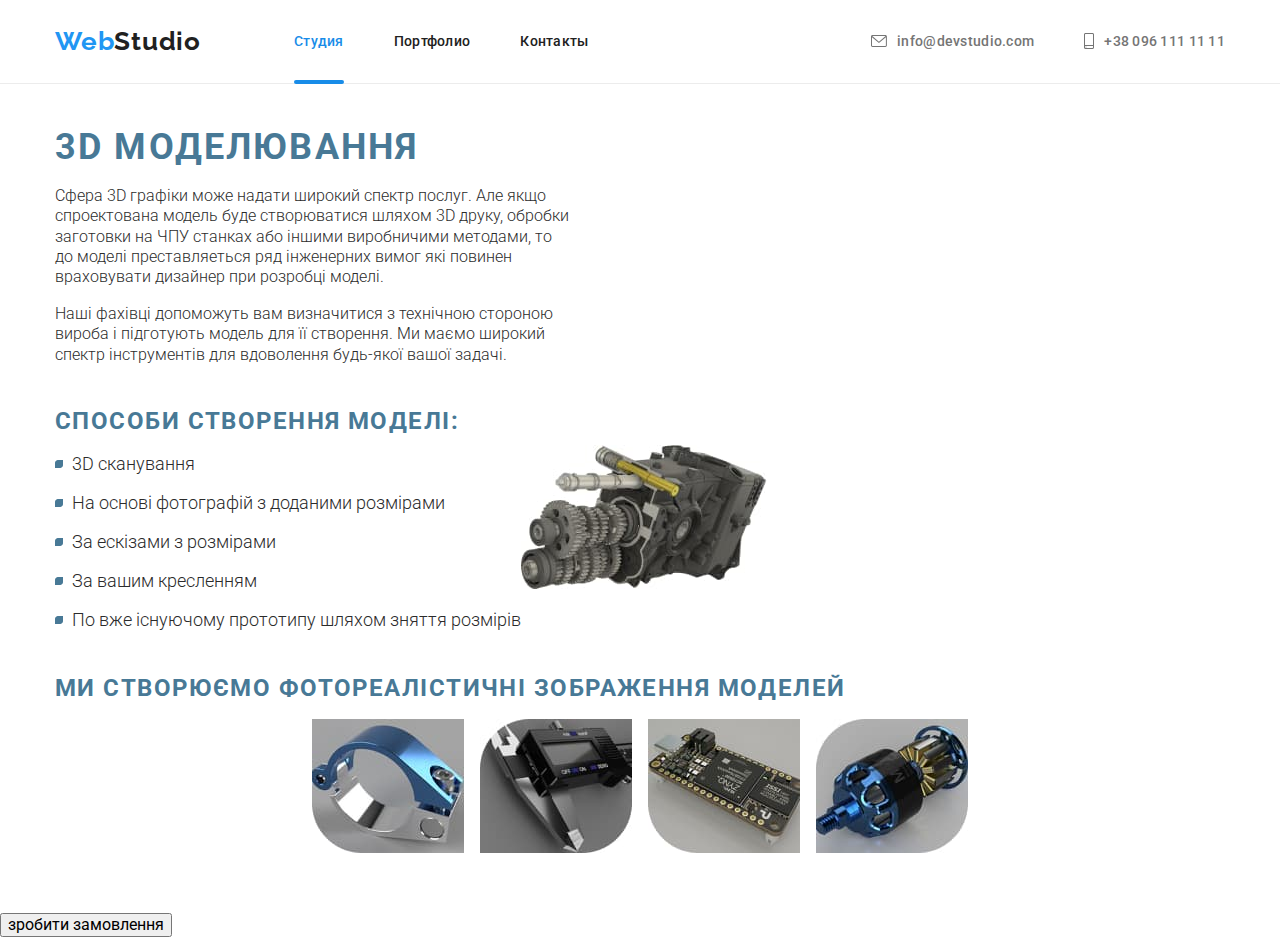
<file: index.html>
<!DOCTYPE html>
<html lang="ru">
  <head>
    <meta charset="UTF-8" />
    <meta http-equiv="X-UA-Compatible" content="IE=edge" />
    <meta name="viewport" content="width=device-width, initial-scale=1.0" />
    <link rel="preconnect" href="https://fonts.googleapis.com" />
    <link rel="preconnect" href="https://fonts.gstatic.com" crossorigin />
    <link
      href="https://fonts.googleapis.com/css2?family=Raleway:wght@700&family=Roboto:wght@400;500;700;900&display=swap"
      rel="stylesheet"
    />
    <link
      rel="stylesheet"
      href="https://cdn.jsdelivr.net/npm/modern-normalize@1.1.0/modern-normalize.min.css"
    />
    <link rel="stylesheet" href="./css/main.min.css" />
    <title>WebStudio</title>
  </head>
  <body>
    <!-- Шапка страницы -->
    <header class="page-header">
      <div class="container page-header__container">
        <nav class="page-nav">
          <!--Название с ссылкой-->
          <a class="logotipe link" lang="en" href="index.html"
            >Web<span class="logotipe__accent">Studio</span></a
          >
          <!--Панель навигации-->
          <ul class="menu list">
            <li class="menu__item">
              <a class="menu__link --curent link" href="index.html">Студия</a>
            </li>
            <li class="menu__item">
              <a class="menu__link link" href="./portfolio.html">Портфолио</a>
            </li>
            <li class="menu__item">
              <a class="menu__link link" href="">Контакты</a>
            </li>
          </ul>
        </nav>

        <!--Контакты с активными ссылками в правом верхнем углу страницы-->
        <ul class="connection list">
          <li class="connection__item">
            <a class="link connection__link" href="mailto:info@devstudio.com">
              <svg class="connection__icon" width="16" height="12">
                <use href="./images/icons.svg#icon-email"></use>
              </svg>
              info@devstudio.com</a
            >
          </li>
          <li class="connection__item">
            <a class="link connection__link" href="tel:+380961111111">
              <svg class="connection__icon" width="10" height="16">
                <use href="./images/icons.svg#icon-smartphone"></use>
              </svg>
              +38 096 111 11 11</a
            >
          </li>
        </ul>
      </div>
    </header>

    <!-- 3d modeling -->

    <main>
      <!-- Hero -->
      <section>
        <div class="container">
        <h2 class="modeling-title">3d моделювання</h2>
        <div class="modeling">
          <p class="modeling-text">
            Сфера 3D графіки може надати широкий спектр послуг. Але якщо спроектована модель буде
            створюватися шляхом 3D друку, обробки заготовки на ЧПУ станках або іншими виробничими
            методами, то до моделі преставляеться ряд інженерних вимог які повинен враховувати
            дизайнер при розробці моделі.
          </p>

          <p class="modeling-text">
            Наші фахівці допоможуть вам визначитися з технічною стороною вироба і підготують модель
            для її створення. Ми маємо широкий спектр інструментів для вдоволення будь-якої вашої
            задачі.
          </p>
        </div>

        <!-- Methods of creations -->
        <div class="metods-container">
       
        <div class="box-list">
        <ul class="list">
          <li> <h3 class="modeling-title-description">Способи створення моделі:</h3></li>
          <li class="metod">3D сканування</li>
          <li class="metod">На основі фотографій з доданими розмірами</li>
          <li class="metod">За ескізами з розмірами</li>
          <li class="metod">За вашим кресленням</li>
          <li class="metod">По вже існуючому прототипу шляхом зняття розмірів</li>
        </ul>

<picture class="pic">
  <source srcset="
                        ./images/3d/pic-desctop-1x.jpg 1x,
                        ./images/3d/pic-desctop-2x.jpg 2x
                      " media="(min-width:1440px)" />
                <source srcset="
                        ./images/3d/pic-tab-1x.jpg 1x,
                        ./images/3d/pic-tab-2x.jpg 2x
                      " media="(min-width:768px)" />
                <source srcset="
                        ./images/3d/pic-mob-1x.jpg 1x,
                        ./images/3d/pic-mob-2x.jpg 2x
                      " media="(max-width:767px)" />
        <img src="./images/3d/pic-desctop-1x.jpg" alt="Изображение" />
      </picture>
      
      </div>
       </div> 
      </div>
        </ul>      
      </section>

<!-- We create model -->
      <div class="container">
        <h2 class="modeling-title-description">ми створюємо фотореалістичні зображення моделей</h2>
             <ul class="list models-list">
          <li class="models-picture">
              <picture class="models-picture-draft">
                <source srcset="
                        ./images/3d/modeling1-desktop-1x.jpg 1x,
                        ./images/3d/modeling1-desktop-2x.jpg 2x
                      " media="(min-width:1440px)" />
                <source srcset="
                        ./images/3d/modeling1-tab-1x.jpg 1x,
                        ./images/3d/modeling1-tab-2x.jpg 2x
                      " media="(min-width:768px)" />
                <source srcset="
                        ./images/3d/modeling1-mob-1x.jpg 1x,
                        ./images/3d/modeling1-mob-2x.jpg 2x
                      " media="(max-width:767px)" />
                <img src="./images/3d/modeling1-desktop-1x.jpg" alt="Деталь 1" />
              </picture>
             </li>
          <li class="models-picture">
                      <picture class="models-picture-draft">
                        <source srcset="
                        ./images/3d/modeling2-desktop-1x.jpg 1x,
                        ./images/3d/modeling2-desktop-2x.jpg 2x" media="(min-width:1440px)"/>
                <source srcset="
                        ./images/3d/modeling2-tab-1x.jpg 1x,
                        ./images/3d/modeling2-tab-2x.jpg 2x
                      " media="(min-width:768px)" />
                <source srcset="
                        ./images/3d/modeling2-mob-1x.jpg 1x,
                        ./images/3d/modeling2-mob-2x.jpg 2x
                      " media="(max-width:767px)" />
                <img src="./images/3d/modeling2-desktop-1x.jpg" alt="Деталь 2" />
            </picture>
          </li>
          <li class="models-picture">
            <picture class="models-picture-draft">
              <source srcset="
                        ./images/3d/modeling3-desktop-1x.jpg 1x,
                        ./images/3d/modeling3-desktop-2x.jpg 2x" media="(min-width:1440px)"/>
                <source srcset="
                        ./images/3d/modeling3-tab-1x.jpg 1x,
                        ./images/3d/modeling3-tab-2x.jpg 2x
                      " media="(min-width:768px)" />
                <source srcset="
                        ./images/3d/modeling3-mob-1x.jpg 1x,
                        ./images/3d/modeling3-mob-2x.jpg 2x
                      " media="(max-width:767px)" />
              <img src="./images/3d/modeling3-desktop-1x.jpg" alt="Деталь 3" />
            </picture>
          </li>
          <li class="models-picture">
            <picture class="models-picture-draft">
              <source srcset="
                        ./images/3d/modeling4-desktop-1x.jpg 1x,
                        ./images/3d/modeling4-desktop-2x.jpg 2x " 
                        media="(min-width:1440px)"/>
                <source srcset="
                        ./images/3d/modeling4-tab-1x.jpg 1x,
                        ./images/3d/modeling4-tab-2x.jpg 2x
                      " media="(min-width:768px)" />
                <source srcset="
                        ./images/3d/modeling4-mob-1x.jpg 1x,
                        ./images/3d/modeling4-mob-2x.jpg 2x
                      " media="(max-width:767px)" />
              <img src="./images/3d/modeling4-desktop-1x.jpg" alt="Деталь 4" />
            </picture>
          </li>
        
        </ul>
      </div>

      <!-- Order Form Button -->
      <button class="btn" type="button">зробити замовлення</button>
      </section>
    </main>


    <!--Кнопка меню в мобильной версии-->
    <!-- <button class="menu-btn" type="button" data-menu-open>
          <svg class="menu-btn__icon" width="24" height="16">
            <use href="./images/icons.svg#icon-burger"></use>
          </svg>
        </button> -->

    <!--Мобильное меню в хедере-->
    <!-- <div class="mobile-menu" data-menu>
          <div class="container mobile-menu__container">
            <ul class="mobile-menu__list list">
              <li class="mobile-menu__item">
                <a href="./index.html" class="mobile-menu__link mobile-menu__link--currant link"
                  >Студия</a
                >
              </li>
              <li class="mobile-menu__item">
                <a href="./portfolio.html" class="mobile-menu__link link">Портфолио</a>
              </li>
              <li class="mobile-menu__item">
                <a href="/" class="mobile-menu__link link">Контакты</a>
              </li>
            </ul>
            <ul class="mobile-menu__contact-list list">
              <li class="mobile-menu__contact-item">
                <a href="tel:+380961111111" class="mobile-menu__contact-link--accent link"
                  >+38 096 111 11 11</a
                >
              </li>
              <li class="mobile-menu__contact-item">
                <a href="mailto:info@devstudio.com" class="mobile-menu__contact-link link"
                  >info@devstudio.com</a
                >
              </li>
            </ul>
            <ul class="mobile-menu__social-media-list list">
              <li class="mobile-menu__socia-media-item">
                <a href="/" class="mobile-menu__social-media-link link">Instagram</a>
              </li>
              <li class="mobile-menu__socia-media-item">
                <a href="/" class="mobile-menu__social-media-link link">Twitter</a>
              </li>
              <li class="mobile-menu__socia-media-item">
                <a href="/" class="mobile-menu__social-media-link link">Facebook</a>
              </li>
              <li class="mobile-menu__socia-media-item">
                <a href="/" class="mobile-menu__social-media-link link">Linkedin</a>
              </li>
            </ul>

            <button class="mobile-menu__close-btn" type="button" data-menu-close>
              <svg class="mobile-menu__icon" width="40" height="40">
                <use href="./images/icons.svg#icon-close"></use>
              </svg>
            </button>
          </div>
        </div>
      </div>
    </header> -->

    <!-- main  -->
    <!-- <main> -->
    <!--Главный заголовок и активная кнопка-->
    <!-- <section class="hero">
        <div class="container">
          <h1 lang="ru" class="hero__title">
            Ефективні рішення<br />
            для вашого бізнесу
          </h1>
          <button class="button" type="button" data-modal-open>
            <span class="button__text">Заказать услугу</span>
          </button>
        </div>
      </section> -->

    <!--Особенности-->

    <!-- <section class="section">
        <div class="container">
          <h2 class="section__title hidden-title">Особенности</h2>
          <ul class="features list">
            <li class="features__item">
              <div class="features__icons-box">
                <svg class="features-icon" width="70" height="70">
                  <use href="./images/icons.svg#icon-antenna"></use>
                </svg>
              </div>
              <h3 class="features__title" lang="ru">Внимание к деталям</h3>
              <p class="features__text">
                Идейные соображения, а также начало повседневной работы по формированию позиции.
              </p>
            </li>
            <li class="features__item">
              <div class="features__icons-box">
                <svg class="features-icon" width="70" height="70">
                  <use href="./images/icons.svg#icon-clock"></use>
                </svg>
              </div>
              <h3 class="features__title" lang="ru">Пунктуальность</h3>
              <p class="features__text">
                Задача организации, в особенности же рамки и место обучения кадров влечет за собой.
              </p>
            </li>
            <li class="features__item">
              <div class="features__icons-box">
                <svg class="features-icon" width="70" height="70">
                  <use href="./images/icons.svg#icon-diagram"></use>
                </svg>
              </div>
              <h3 class="features__title" lang="ru">Планирование</h3>
              <p class="features__text">
                Равным образом консультация с широким активом в значительной степени обуславливает.
              </p>
            </li>
            <li class="features__item">
              <div class="features__icons-box">
                <svg class="features-icon" width="70" height="70">
                  <use href="./images/icons.svg#icon-astronaut"></use>
                </svg>
              </div>
              <h3 class="features__title" lang="ru">Современные технологии</h3>
              <p class="features__text">
                Значимость этих проблем настолько очевидна, что реализация плановых заданий.
              </p>
            </li>
          </ul>
        </div>
      </section> -->
    <!-- ===========  чем мы занимаемся  ================= -->
    <!-- <section class="activity section section--top-zero">
        <div class="container">
          <h2 class="section__title">Чем мы занимаемся</h2>
          <ul class="service__list list">
            <li class="service__item">
              <img src="./images/wedo/verstka.jpg" alt="Верстка" width="370" height="294" />
              <h2 class="service__header">Десктопные приложения</h2>
            </li>
            <li class="service__item">
              <img src="./images/wedo/oformlenie.jpg" alt="Оформление" width="370" height="294" />
              <h2 class="service__header">Мобільні додатки</h2>
            </li>
            <li class="service__item">
              <img src="./images/wedo/dizain.jpg" alt="Дизайн" width="370" height="294" />
              <h2 class="service__header">Дизайнерські рішення</h2>
            </li>
          </ul>
        </div>
      </section> -->
    <!-- Наша команда -->
    <!-- <section class="section section__other-background">
        <div class="container">
          <h2 class="section__title">Наша команда</h2>
          <ul class="team list">
            <li class="team__item">
              <img
                class="team__img"
                srcset="
                  ./images/tablet/team1-tablet/team1-tablet.jpg    1x,
                  ./images/desctop/team1-desktop/team1-desktop.jpg 2x
                "
                src="./images/mobile/team1-mobile/team1-mobile.jpg"
                alt="Игорь Демьяненко"
                width="270"
                height="260"
              />
              <div class="team__foot">
                <h3 class="team__title">Игорь Демьяненко</h3>
                <p class="team__description" lang="en">Product Designer</p>

                <ul class="social-media list">
                  <li class="social-media__item">
                    <a href="" class="social-media__link">
                      <svg class="social-media__icon" width="20" height="20">
                        <use href="./images/icons.svg#icon-instagram"></use>
                      </svg>
                    </a>
                  </li>
                  <li class="social-media__item">
                    <a href="" class="social-media__link">
                      <svg class="social-media__icon" width="20" height="20">
                        <use href="./images/icons.svg#icon-twitter"></use>
                      </svg>
                    </a>
                  </li>
                  <li class="social-media__item">
                    <a href="" class="social-media__link">
                      <svg class="social-media__icon" width="20" height="20">
                        <use href="./images/icons.svg#icon-facebook"></use>
                      </svg>
                    </a>
                  </li>
                  <li class="social-media__item">
                    <a href="" class="social-media__link">
                      <svg class="social-media__icon" width="20" height="20">
                        <use href="./images/icons.svg#icon-linkedin"></use>
                      </svg>
                    </a>
                  </li>
                </ul>
              </div>
            </li>
            <li class="team__item">
              <img
                class="team__img"
                srcset="
                  ./images/tablet/team2-tablet/team2-tablet.jpg    1x,
                  ./images/desctop/team2-desktop/team2-desktop.jpg 2x
                "
                src="./images/mobile/team2-mobile/team2-mobile.jpg"
                alt="Ольга Репина"
                width="270"
                height="260"
              />
              <div class="team__foot">
                <h3 class="team__title">Ольга Репина</h3>
                <p class="team__description" lang="en">Frontend Developer</p>

                <ul class="social-media list">
                  <li class="social-media__item">
                    <a href="" class="social-media__link">
                      <svg class="social-media__icon" width="20" height="20">
                        <use href="./images/icons.svg#icon-instagram"></use>
                      </svg>
                    </a>
                  </li>
                  <li class="social-media__item">
                    <a href="" class="social-media__link">
                      <svg class="social-media__icon" width="20" height="20">
                        <use href="./images/icons.svg#icon-twitter"></use>
                      </svg>
                    </a>
                  </li>
                  <li class="social-media__item">
                    <a href="" class="social-media__link">
                      <svg class="social-media__icon" width="20" height="20">
                        <use href="./images/icons.svg#icon-facebook"></use>
                      </svg>
                    </a>
                  </li>
                  <li class="social-media__item">
                    <a href="" class="social-media__link">
                      <svg class="social-media__icon" width="20" height="20">
                        <use href="./images/icons.svg#icon-linkedin"></use>
                      </svg>
                    </a>
                  </li>
                </ul>
              </div>
            </li>
            <li class="team__item">
              <img
                class="team__img"
                srcset="
                  ./images/tablet/team3-tablet/team3-tablet.jpg    1x,
                  ./images/desctop/team3-desktop/team3-desktop.jpg 2x
                "
                src="./images/mobile/team3-mobile/team3-mobile.jpg"
                alt="Николай Тарасов"
                width="270"
                height="260"
              />
              <div class="team__foot">
                <h3 class="team__title">Николай Тарасов</h3>
                <p class="team__description" lang="en">Marketing</p>

                <ul class="social-media list">
                  <li class="social-media__item">
                    <a href="" class="social-media__link">
                      <svg class="social-media__icon" width="20" height="20">
                        <use href="./images/icons.svg#icon-instagram"></use>
                      </svg>
                    </a>
                  </li>
                  <li class="social-media__item">
                    <a href="" class="social-media__link">
                      <svg class="social-media__icon" width="20" height="20">
                        <use href="./images/icons.svg#icon-twitter"></use>
                      </svg>
                    </a>
                  </li>
                  <li class="social-media__item">
                    <a href="" class="social-media__link">
                      <svg class="social-media__icon" width="20" height="20">
                        <use href="./images/icons.svg#icon-facebook"></use>
                      </svg>
                    </a>
                  </li>
                  <li class="social-media__item">
                    <a href="" class="social-media__link">
                      <svg class="social-media__icon" width="20" height="20">
                        <use href="./images/icons.svg#icon-linkedin"></use>
                      </svg>
                    </a>
                  </li>
                </ul>
              </div>
            </li>
            <li class="team__item">
              <img
                class="team__img"
                srcset="
                  ./images/tablet/team4-tablet/team4-tablet.jpg    1x,
                  ./images/desctop/team4-desktop/team4-desktop.jpg 2x
                "
                src="./images/mobile/team4-mobile/team4-mobile.jpg"
                alt="Михаил Ермаков"
                width="270"
                height="260"
              />
              <div class="team__foot">
                <h3 class="team__title">Михаил Ермаков</h3>
                <p class="team__description" lang="en">UI Designer</p>

                <ul class="social-media list">
                  <li class="social-media__item">
                    <a href="" class="social-media__link">
                      <svg class="social-media__icon" width="20" height="20">
                        <use href="./images/icons.svg#icon-instagram"></use>
                      </svg>
                    </a>
                  </li>
                  <li class="social-media__item">
                    <a href="" class="social-media__link">
                      <svg class="social-media__icon" width="20" height="20">
                        <use href="./images/icons.svg#icon-twitter"></use>
                      </svg>
                    </a>
                  </li>
                  <li class="social-media__item">
                    <a href="" class="social-media__link">
                      <svg class="social-media__icon" width="20" height="20">
                        <use href="./images/icons.svg#icon-facebook"></use>
                      </svg>
                    </a>
                  </li>
                  <li class="social-media__item">
                    <a href="" class="social-media__link">
                      <svg class="social-media__icon" width="20" height="20">
                        <use href="./images/icons.svg#icon-linkedin"></use>
                      </svg>
                    </a>
                  </li>
                </ul>
              </div>
            </li>
          </ul>
        </div>
      </section> -->

    <!-- ПОСТОЯННЫЕ КЛИЕНТЫ -->

    <!-- <section class="section">
        <div class="container">
          <h2 class="section__title">Постоянные клиенты</h2>
          <ul class="clients list">
            <li class="clients__item">
              <a class="clients__link link" href="#" target="_blank" rel="noopener noreferrer">
                <svg class="clients__icon" width="106" height="60">
                  <use href="./images/icons.svg#icon-group"></use>
                </svg>
              </a>
            </li>
            <li class="clients__item">
              <a class="clients__link link" href="#" target="_blank" rel="noopener noreferrer">
                <svg class="clients__icon" width="106" height="60">
                  <use href="./images/icons.svg#icon-group-1"></use>
                </svg>
              </a>
            </li>
            <li class="clients__item">
              <a class="clients__link link" href="#" target="_blank" rel="noopener noreferrer">
                <svg class="clients__icon" width="106" height="60">
                  <use href="./images/icons.svg#icon-group-2"></use>
                </svg>
              </a>
            </li>
            <li class="clients__item">
              <a class="clients__link link" href="#" target="_blank" rel="noopener noreferrer">
                <svg class="clients__icon" width="106" height="60">
                  <use href="./images/icons.svg#icon-group-3"></use>
                </svg>
              </a>
            </li>
            <li class="clients__item">
              <a class="clients__link link" href="#" target="_blank" rel="noopener noreferrer">
                <svg class="clients__icon" width="106" height="60">
                  <use href="./images/icons.svg#icon-group-4"></use>
                </svg>
              </a>
            </li>
            <li class="clients__item">
              <a class="clients__link link" href="#" target="_blank" rel="noopener noreferrer">
                <svg class="clients__icon" width="106" height="60">
                  <use href="./images/icons.svg#icon-group-5"></use>
                </svg>
              </a>
            </li>
          </ul>
        </div>
      </section>
    </main> -->

    <!-- Footer -->
    <!-- 
    <footer class="footer">
      <div class="container footer-flex">
        <div class="address-block"> -->
    <!-- Название с активной ссылкой-->
    <!-- <a class="footer__logotipe link" href="/"
            >Web<span class="footer__logotipe-accent">Studio</span></a
          > -->
    <!-- Адресс и Контакты -->
    <!-- <address class="address">
            <ul class="address__list list">
              <li class="address__item">
                <a
                  class="address__link address__link--white link"
                  href="https://goo.gl/maps/YrUc46Xhu9acLL3k6"
                  >г. Киев, пр-т Леси Украинки,26</a
                >
              </li>
              <li class="address__item">
                <a class="address__link link" href="mailto:info@devstudio.com"
                  >info@devstudio.com</a
                >
              </li>
              <li class="address__item">
                <a class="address__link link" href="tel:+380961111111">+38 096 111 11 11</a>
              </li>
            </ul>
          </address>
        </div>
        <div class="subscribe-media">
          <p class="subscribe-title">Присоединяйтесь</p>
          <ul class="social-media list">
            <li class="social-media__item">
              <a href="/" class="social-media__link social-media__link-footer">
                <svg class="social-media__icon" width="20" height="20">
                  <use href="./images/icons.svg#icon-instagram"></use>
                </svg>
              </a>
            </li>
            <li class="social-media__item">
              <a href="/" class="social-media__link social-media__link-footer">
                <svg class="social-media__icon" width="20" height="20">
                  <use href="./images/icons.svg#icon-twitter"></use>
                </svg>
              </a>
            </li>
            <li class="social-media__item">
              <a href="/" class="social-media__link social-media__link-footer">
                <svg class="social-media__icon" width="20" height="20">
                  <use href="./images/icons.svg#icon-facebook"></use>
                </svg>
              </a>
            </li>
            <li class="social-media__item">
              <a href="/" class="social-media__link social-media__link-footer">
                <svg class="social-media__icon" width="20" height="20">
                  <use href="./images/icons.svg#icon-linkedin"></use>
                </svg>
              </a>
            </li>
          </ul>
        </div>
        <form class="subscribe-form" name="subscribe">
          <b class="subscribe-title">Подпишитесь на рассылку</b>
          <div class="subscribe-form__block">
            <input
              class="subscribe-form__input"
              type="email"
              name="fsubscribe-box"
              placeholder="E-mail"
              required
            />
            <button class="subscribe-form__btn" type="submit">
              Подписаться
              <svg class="subscribe-form__icon" width="24" height="24">
                <use href="./images/icons.svg#icon-send"></use>
              </svg>
            </button>
          </div>
        </form>
      </div>
    </footer> -->

    <!-- ---------Модальное окно--------- -->

    <!-- <div class="backdrop is-hidden" data-modal>
      <div class="modal">
        <form class="modal__form" name="subscribe">
          <button type="button" class="modal__close-btn" data-modal-close>
            <svg class="modal__close-btn-icon" width="18" height="18">
              <use href="./images/icons.svg#icon-close"></use>
            </svg>
          </button>
          <div class="modal__form">
            <p class="modal__title">Оставьте свои данные, мы вам перезвоним</p>
            <ul class="modal__list">
              <li class="modal__item">
                <label class="modal__label" for="name">Имя</label>
                <svg class="modal__icon" width="12" height="12">
                  <use href="./images/icons.svg#human"></use>
                </svg>
                <input class="modal__input" type="text" id="name" name="name" required />
              </li>
              <li class="modal__item">
                <label class="modal__label" for="phone">Телефон</label>
                <svg class="modal__icon" width="13" height="13">
                  <use href="./images/icons.svg#modal-phone"></use>
                </svg>
                <input class="modal__input" type="text" name="phone" id="phone" required />
              </li>
              <li class="modal__item">
                <label class="modal__label" for="email">Почта</label>
                <svg class="modal__icon" width="15" height="12">
                  <use href="./images/icons.svg#modal-email"></use>
                </svg>
                <input class="modal__input" type="text" name="email" id="email" required />
              </li>
              <li class="modal__item">
                <label class="modal__label" for="coments">Коммментарий</label>
                <textarea
                  class="modal__textarea"
                  type="text"
                  name="text"
                  id="coments"
                  rows="6"
                  placeholder="Введите текст"
                ></textarea>
              </li>
            </ul>
          </div>

          <div class="policy">
            <input
              class="policy__checkbox hidden-title"
              type="checkbox"
              name="policy"
              required
              id="policy"
            />
            <label class="policy__label" for="policy"
              >&nbsp; Соглашаюсь с рассылкой и принимаю &nbsp;
              <a href="/" class="policy__link">Условия договора</a>
            </label>
          </div>

          <button class="button" type="submit">
            <span class="button__text">Отправить</span>
          </button>
        </form>
      </div>
    </div> -->

    <!-- <script src="./js/modal.js"></script>
    <script src="./js/mobile-menu.js"></script> -->
  </body>
</html>
</file>
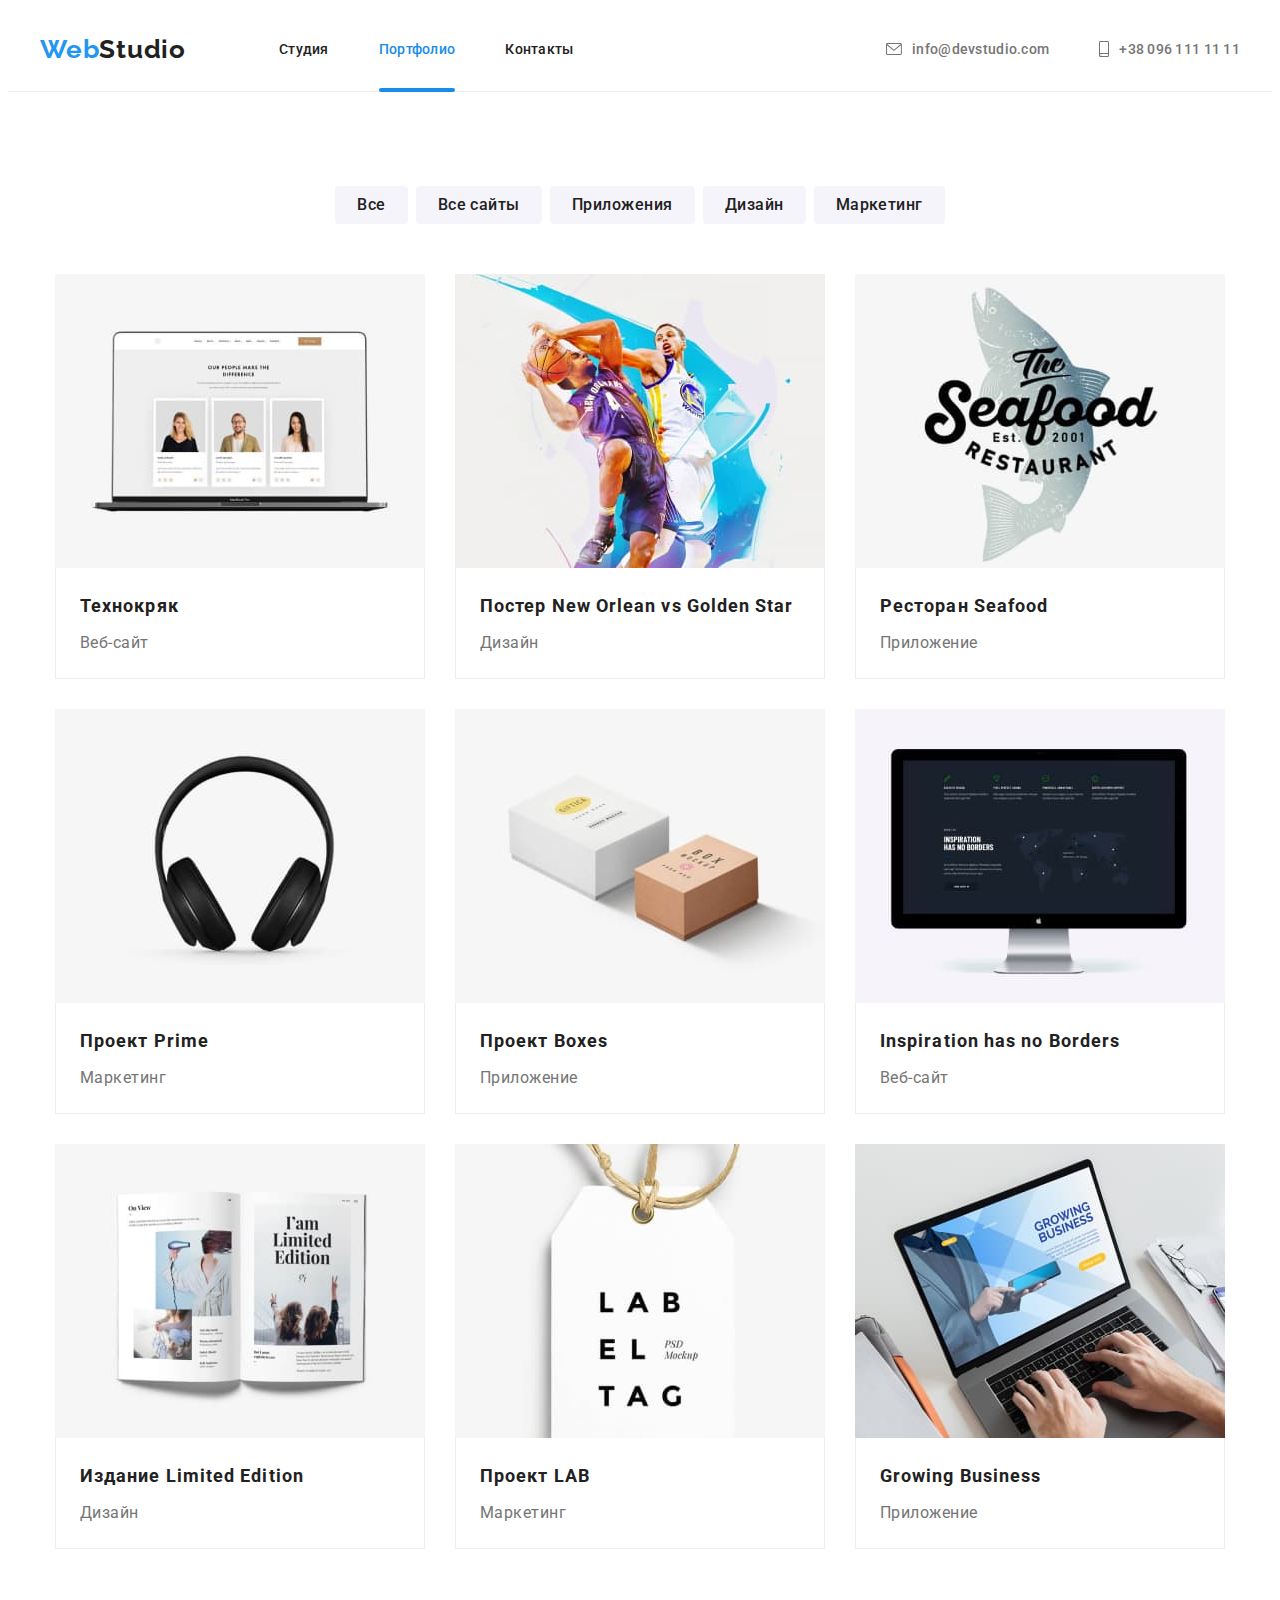
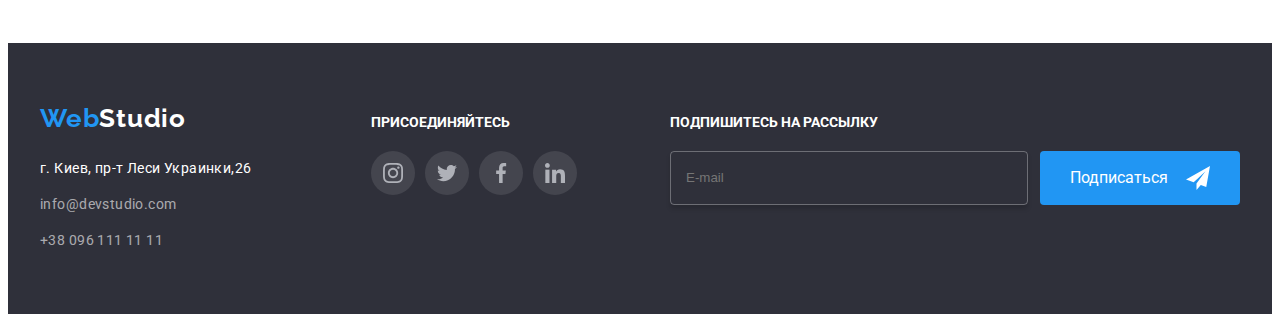
<file: portfolio.html>
<!DOCTYPE html>
<html lang="ru">
  <head>
    <meta charset="UTF-8" />
    <meta http-equiv="X-UA-Compatible" content="IE=edge" />
    <meta name="viewport" content="width=device-width, initial-scale=1.0" />
    <title>Портфолио</title>
    <link rel="preconnect" href="https://fonts.googleapis.com" />
    <link rel="preconnect" href="https://fonts.gstatic.com" crossorigin />
    <link
      href="https://fonts.googleapis.com/css2?family=Raleway:wght@700&family=Roboto:wght@400;500;700;900&display=swap"
      rel="stylesheet"
    />
    <link
      rel="stylesheet"
      href="https://cdnjs.cloudflare.com/ajax/libs/modern-normalize/1.1.0/modern-normalize.min.css"
      integrity="sha512-wpPYUAdjBVSE4KJnH1VR1HeZfpl1ub8YT/NKx4PuQ5NmX2tKuGu6U/JRp5y+Y8XG2tV+wKQpNHVUX03MfMFn9Q=="
      crossorigin="anonymous"
      referrerpolicy="no-referrer"
    />
    <link href="./css/main.min.css" rel="stylesheet" />
  </head>

  <body>
    <!-- content from logo, nav, contakt  -->

    <!-- Шапка страницы -->
    <header class="page-header">
      <div class="container page-header__container">
        <nav class="page-nav">
          <!--Название с ссылкой-->
          <a class="logotipe link" lang="en" href="index.html"
            >Web<span class="logotipe__accent">Studio</span></a
          >
          <!--Панель навигации-->
          <ul class="menu list">
            <li class="menu__item">
              <a class="menu__link link" href="index.html">Студия</a>
            </li>
            <li class="menu__item">
              <a class="menu__link link --curent link" href="./portfolio.html">Портфолио</a>
            </li>
            <li class="menu__item">
              <a class="menu__link link" href="">Контакты</a>
            </li>
          </ul>
        </nav>

        <!--Контакты с активными ссылками в правом верхнем углу страницы-->
        <ul class="connection list">
          <li class="connection__item">
            <a class="link connection__link" href="mailto:info@devstudio.com">
              <svg class="connection__icon" width="16" height="12">
                <use href="./images/icons.svg#icon-email"></use>
              </svg>
              info@devstudio.com</a
            >
          </li>
          <li class="connection__item">
            <a class="link connection__link" href="tel:+380961111111">
              <svg class="connection__icon" width="10" height="16">
                <use href="./images/icons.svg#icon-smartphone"></use>
              </svg>
              +38 096 111 11 11</a
            >
          </li>
        </ul>

        <!--Кнопка меню в мобильной версии-->
        <button class="menu-btn" type="button" data-menu-open>
          <svg class="menu-btn__icon" width="24" height="16">
            <use href="./images/icons.svg#icon-burger"></use>
          </svg>
        </button>

        <!--Мобильное меню в хедере-->
        <div class="mobile-menu" data-menu>
          <div class="container mobile-menu__container">
            <ul class="mobile-menu__list list">
              <li class="mobile-menu__item">
                <a href="./index.html" class="mobile-menu__link link">Студия</a>
              </li>
              <li class="mobile-menu__item">
                <a href="./portfolio.html" class="mobile-menu__link mobile-menu__link--currant link"
                  >Портфолио</a
                >
              </li>
              <li class="mobile-menu__item">
                <a href="/" class="mobile-menu__link link">Контакты</a>
              </li>
            </ul>
            <ul class="mobile-menu__contact-list list">
              <li class="mobile-menu__contact-item">
                <a href="tel:+380961111111" class="mobile-menu__contact-link--accent link"
                  >+38 096 111 11 11</a
                >
              </li>
              <li class="mobile-menu__contact-item">
                <a href="mailto:info@devstudio.com" class="mobile-menu__contact-link link"
                  >info@devstudio.com</a
                >
              </li>
            </ul>
            <ul class="mobile-menu__social-media-list list">
              <li class="mobile-menu__socia-media-item">
                <a href="/" class="mobile-menu__social-media-link link">Instagram</a>
              </li>
              <li class="mobile-menu__socia-media-item">
                <a href="/" class="mobile-menu__social-media-link link">Twitter</a>
              </li>
              <li class="mobile-menu__socia-media-item">
                <a href="/" class="mobile-menu__social-media-link link">Facebook</a>
              </li>
              <li class="mobile-menu__socia-media-item">
                <a href="/" class="mobile-menu__social-media-link link">Linkedin</a>
              </li>
            </ul>

            <button class="mobile-menu__close-btn" type="button" data-menu-close>
              <svg class="mobile-menu__icon" width="40" height="40">
                <use href="./images/icons.svg#icon-close"></use>
              </svg>
            </button>
          </div>
        </div>
      </div>
    </header>

    <!-- <header class="page-header">
      <div class="conteiner page-header__conteiner">
        <nav class="page-nav">
          <a class="logotipe link" lang="en" href="index.html"
            >Web<span class="logotipe__accent">Studio</span></a
          >
          <ul class="menu list">
            <li class="menu__item">
              <a class="menu__link link" href="index.html">Студия</a>
            </li>
            <li class="menu__item">
              <a class="menu__link --curent link" href="./portfolio.html">Портфолио</a>
            </li>
            <li class="menu__item">
              <a class="menu__link link" href="">Контакты</a>
            </li>
          </ul>
        </nav>
        <ul class="connection list">
          <li class="connection__item">
            <a class="link connection__link" href="mailto:info@devstudio.com">
              <svg class="connection__icon" width="16" height="12">
                <use href="./images/icons.svg#icon-email"></use>
              </svg>
              info@devstudio.com</a
            >
          </li>
          <li class="menu-item">
            <a class="link connection__link" href="tel:+380961111111">
              <svg class="connection__icon" width="10" height="16">
                <use href="./images/icons.svg#icon-smartphone"></use>
              </svg>
              +38 096 111 11 11</a
            >
          </li>
        </ul>
      </div>
    </header> -->

    <main>
      <section class="section">
        <div class="container">
          <h1 class="hidden-title">Projects</h1>

          <!-- START FILTERS -->
          <ul class="filters list">
            <li class="filters__item">
              <button class="filters__btn">Все</button>
            </li>
            <li class="filters__item">
              <button class="filters__btn">Все сайты</button>
            </li>
            <li class="filters__item">
              <button class="filters__btn">Приложения</button>
            </li>
            <li class="filters__item">
              <button class="filters__btn">Дизайн</button>
            </li>
            <li class="filters__item">
              <button class="filters__btn">Маркетинг</button>
            </li>
          </ul>

          <!--  END FILTERS -->

          <!-- =============Projects=============== -->
          <ul class="drafts list">
            <li class="drafts__item">
              <a href="/" class="link drafts__link">
                <div class="drafts__thumb">
                  <picture class="drafts__picture">
                    <source
                      srcset="
                        ./images/desctop/pr1-desktop/pr1-desktop.jpg    1x,
                        ./images/desctop/pr1-desktop/pr1-desktop@2x.jpg 2x
                      "
                      media="(min-width:1200px)"
                    />
                    <source
                      srcset="
                        ./images/tablet/pr1-tablet/pr1-tablet.jpg    1x,
                        ./images/tablet/pr1-tablet/pr1-tablet@2x.jpg 2x
                      "
                      media="(min-width:768px)"
                    />
                    <source
                      srcset="
                        ./images/mobile/pr1-mobile/pr1-mobile.jpg    1x,
                        ./images/mobile/pr1-mobile/pr1-mobile@2x.jpg 2x
                      "
                      media="(max-width:767px)"
                    />

                    <img src="./images/mobile/pr1-mobile/pr1-mobile.jpg" alt="Веб сайт" />
                  </picture>
                  <p class="overlay">
                    Ресурс пропонує комплексні пропозиції з різним рівнем функціоналу та сервісів.
                    Все це дозволить відвідувачу отримати вичерпні відомості про компанію чи
                    приватну особу.
                  </p>
                </div>
                <div class="portfolio">
                  <h2 class="portfolio__title">Технокряк</h2>
                  <p class="portfolio__text">Веб-сайт</p>
                </div>
              </a>
            </li>
            <li class="drafts__item">
              <a href="/" class="drafts__link link">
                <div class="drafts__thumb">
                  <picture class="drafts__picture">
                    <source
                      srcset="
                        ./images/desctop/pr2-desktop/pr2-desktop.jpg    1x,
                        ./images/desctop/pr2-desktop/pr2-desktop@2x.jpg 2x
                      "
                      media="(min-width:1200px)"
                    />
                    <source
                      srcset="
                        ./images/tablet/pr2-tablet/pr2-tablet.jpg    1x,
                        ./images/tablet/pr2-tablet/pr2-tablet@2x.jpg 2x
                      "
                      media="(min-width:768px)"
                    />
                    <source
                      srcset="
                        ./images/mobile/pr2-mobile/pr2-mobile.jpg    1x,
                        ./images/mobile/pr2-mobile/pr2-mobile@2x.jpg 2x
                      "
                      media="(max-width:767px)"
                    />
                    <img src="./images/mobile/pr2-mobile/pr2-mobile.jpg" alt="Веб сайт" />
                  </picture>
                  <p class="overlay link">
                    Ресурс пропонує комплексні пропозиції з різним рівнем функціоналу та сервісів.
                    Все це дозволить відвідувачу отримати вичерпні відомості про компанію чи
                    приватну особу.
                  </p>
                </div>
                <div class="portfolio">
                  <h2 class="portfolio__title">
                    Постер
                    <span class="draft-new-orlean" lang="en">New Orlean vs Golden Star </span>
                  </h2>
                  <p class="portfolio__text">Дизайн</p>
                </div>
              </a>
            </li>
            <li class="drafts__item">
              <a href="/" class="link drafts__link">
                <div class="drafts__thumb">
                  <picture class="drafts__picture">
                    <source
                      srcset="
                        ./images/desctop/pr3-desktop/pr3-desktop.jpg    1x,
                        ./images/desctop/pr3-desktop/pr3-desktop@2x.jpg 2x
                      "
                      media="(min-width:1200px)" />
                    <source
                      srcset="
                        ./images/tablet/pr3-tablet/pr3-tablet.jpg    1x,
                        ./images/tablet/pr3-tablet/pr3-tablet@2x.jpg 2x
                      "
                      media="(min-width:768px)" />
                    <source
                      srcset="
                        ./images/mobile/pr3-mobile/pr3-mobile.jpg    1x,
                        ./images/mobile/pr3-mobile/pr3-mobile@2x.jpg 2x
                      "
                      media="(max-width:767px)" />

                    <img src="./images/mobile/pr3-mobile/pr3-mobile.jpg" alt="Веб сайт"
                  /></picture>
                  <p class="overlay link">
                    Ресурс пропонує комплексні пропозиції з різним рівнем функціоналу та сервісів.
                    Все це дозволить відвідувачу отримати вичерпні відомості про компанію чи
                    приватну особу.
                  </p>
                </div>
                <div class="portfolio">
                  <h2 class="portfolio__title">Ресторан Seafood</h2>
                  <p class="portfolio__text">Приложение</p>
                </div>
              </a>
            </li>
            <li class="drafts__item">
              <a href="/" class="link drafts__link">
                <div class="drafts__thumb">
                  <picture class="drafts__picture">
                    <source
                      srcset="
                        ./images/desctop/pr4-desktop/pr4-desktop.jpg    1x,
                        ./images/desctop/pr4-desktop/pr4-desktop@2x.jpg 2x
                      "
                      media="(min-width:1200px)" />
                    <source
                      srcset="
                        ./images/tablet/pr4-tablet/pr4-tablet.jpg    1x,
                        ./images/tablet/pr4-tablet/pr4-tablet@2x.jpg 2x
                      "
                      media="(min-width:768px)" />
                    <source
                      srcset="
                        ./images/mobile/pr4-mobile/pr4-mobile.jpg    1x,
                        ./images/mobile/pr4-mobile/pr4-mobile@2x.jpg 2x
                      "
                      media="(max-width:767px)" />
                    <img src="./images/mobile/pr4-mobile/pr4-mobile.jpg" alt="Веб сайт"
                  /></picture>
                  <p class="overlay link">
                    Ресурс пропонує комплексні пропозиції з різним рівнем функціоналу та сервісів.
                    Все це дозволить відвідувачу отримати вичерпні відомості про компанію чи
                    приватну особу.
                  </p>
                </div>
                <div class="portfolio">
                  <h2 class="portfolio__title">Проект Prime</h2>
                  <p class="portfolio__text">Маркетинг</p>
                </div>
              </a>
            </li>
            <li class="drafts__item">
              <a href="/" class="link drafts__link">
                <div class="drafts__thumb">
                  <picture class="drafts__picture">
                    <source
                      srcset="
                        ./images/desctop/pr5-desktop/pr5-desktop.jpg    1x,
                        ./images/desctop/pr5-desktop/pr5-desktop@2x.jpg 2x
                      "
                      media="(min-width:1200px)"
                    />
                    <source
                      srcset="
                        ./images/tablet/pr5-tablet/pr5-tablet.jpg    1x,
                        ./images/tablet/pr5-tablet/pr5-tablet@2x.jpg 2x
                      "
                      media="(min-width:768px)"
                    />
                    <source
                      srcset="
                        ./images/mobile/pr5-mobile/pr5-mobile.jpg    1x,
                        ./images/mobile/pr5-mobile/pr5-mobile@2x.jpg 2x
                      "
                      media="(max-width:767px)"
                    />
                    <img src="./images/mobile/pr5-mobile/pr5-mobile.jpg" alt="Веб сайт" />
                  </picture>
                  <p class="overlay link">
                    Ресурс пропонує комплексні пропозиції з різним рівнем функціоналу та сервісів.
                    Все це дозволить відвідувачу отримати вичерпні відомості про компанію чи
                    приватну особу.
                  </p>
                </div>
                <div class="portfolio">
                  <h2 class="portfolio__title">Проект Boxes</h2>
                  <p class="portfolio__text">Приложение</p>
                </div>
              </a>
            </li>
            <li class="drafts__item">
              <a href="/" class="link drafts__link">
                <div class="drafts__thumb">
                  <picture class="drafts__picture">
                    <source
                      srcset="
                        ./images/desctop/pr6-desktop/pr6-desktop.jpg    1x,
                        ./images/desctop/pr6-desktop/pr6-desktop@2x.jpg 2x
                      "
                      media="(min-width:1200px)"
                    />
                    <source
                      srcset="
                        ./images/tablet/pr6-tablet/pr6-tablet.jpg    1x,
                        ./images/tablet/pr6-tablet/pr6-tablet@2x.jpg 2x
                      "
                      media="(min-width:768px)"
                    />
                    <source
                      srcset="
                        ./images/mobile/pr6-mobile/pr6-mobile.jpg    1x,
                        ./images/mobile/pr6-mobile/pr6-mobile@2x.jpg 2x
                      "
                      media="(max-width:767px)"
                    />
                    <img src="./images/mobile/pr6-mobile/pr6-mobile.jpg" alt="Веб сайт" />
                  </picture>
                  <p class="overlay link">
                    Ресурс пропонує комплексні пропозиції з різним рівнем функціоналу та сервісів.
                    Все це дозволить відвідувачу отримати вичерпні відомості про компанію чи
                    приватну особу.
                  </p>
                </div>
                <div class="portfolio">
                  <h2 class="portfolio__title">Inspiration has no Borders</h2>
                  <p class="portfolio__text">Веб-сайт</p>
                </div>
              </a>
            </li>
            <li class="drafts__item">
              <a href="/" class="link drafts__link">
                <div class="drafts__thumb">
                  <picture class="drafts__picture">
                    <source
                      srcset="
                        ./images/desctop/pr7-desktop/pr7-desktop.jpg    1x,
                        ./images/desctop/pr7-desktop/pr7-desktop@2x.jpg 2x
                      "
                      media="(min-width:1200px)"
                    />
                    <source
                      srcset="
                        ./images/tablet/pr7-tablet/pr7-tablet.jpg    1x,
                        ./images/tablet/pr7-tablet/pr7-tablet@2x.jpg 2x
                      "
                      media="(min-width:768px)"
                    />
                    <source
                      srcset="
                        ./images/mobile/pr7-mobile/pr7-mobile.jpg    1x,
                        ./images/mobile/pr7-mobile/pr7-mobile@2x.jpg 2x
                      "
                      media="(max-width:767px)"
                    />
                    <img src="./images/mobile/pr7-mobile/pr7-mobile.jpg" alt="Веб сайт" />
                  </picture>
                  <p class="overlay link">
                    Ресурс пропонує комплексні пропозиції з різним рівнем функціоналу та сервісів.
                    Все це дозволить відвідувачу отримати вичерпні відомості про компанію чи
                    приватну особу.
                  </p>
                </div>
                <div class="portfolio">
                  <h2 class="portfolio__title">Издание Limited Edition</h2>
                  <p class="portfolio__text">Дизайн</p>
                </div>
              </a>
            </li>
            <li class="drafts__item">
              <a href="/" class="link drafts__link">
                <div class="drafts__thumb">
                  <picture class="drafts__picture">
                    <source
                      srcset="
                        ./images/desctop/pr8-desktop/pr8-desktop.jpg    1x,
                        ./images/desctop/pr8-desktop/pr8-desktop@2x.jpg 2x
                      "
                      media="(min-width:1200px)"
                    />
                    <source
                      srcset="
                        ./images/tablet/pr8-tablet/pr8-tablet.jpg    1x,
                        ./images/tablet/pr8-tablet/pr8-tablet@2x.jpg 2x
                      "
                      media="(min-width:768px)"
                    />
                    <source
                      srcset="
                        ./images/mobile/pr8-mobile/pr8-mobile.jpg    1x,
                        ./images/mobile/pr8-mobile/pr8-mobile@2x.jpg 2x
                      "
                      media="(max-width:767px)"
                    />
                    <img src="./images/mobile/pr8-mobile/pr8-mobile.jpg" alt="Веб сайт" />
                  </picture>
                  <p class="overlay link">
                    Ресурс пропонує комплексні пропозиції з різним рівнем функціоналу та сервісів.
                    Все це дозволить відвідувачу отримати вичерпні відомості про компанію чи
                    приватну особу.
                  </p>
                </div>
                <div class="portfolio">
                  <h2 class="portfolio__title">Проект LAB</h2>
                  <p class="portfolio__text">Маркетинг</p>
                </div>
              </a>
            </li>
            <li class="drafts__item">
              <a href="/" class="link drafts__link">
                <div class="drafts__thumb">
                  <picture class="drafts__picture">
                    <source
                      srcset="
                        ./images/desctop/pr9-desktop/pr9-desktop.jpg    1x,
                        ./images/desctop/pr9-desktop/pr9-desktop@2x.jpg 2x
                      "
                      media="(min-width:1200px)"
                    />
                    <source
                      srcset="
                        ./images/tablet/pr9-tablet/pr9-tablet.jpg    1x,
                        ./images/tablet/pr9-tablet/pr9-tablet@2x.jpg 2x
                      "
                      media="(min-width:768px)"
                    />
                    <source
                      srcset="
                        ./images/mobile/pr9-mobile/pr9-mobile.jpg    1x,
                        ./images/mobile/pr9-mobile/pr9-mobile@2x.jpg 2x
                      "
                      media="(max-width:767px)"
                    />
                    <img src="./images/mobile/pr9-mobile/pr9-mobile.jpg" alt="Веб сайт" />
                  </picture>
                  <p class="overlay link">
                    Ресурс пропонує комплексні пропозиції з різним рівнем функціоналу та сервісів.
                    Все це дозволить відвідувачу отримати вичерпні відомості про компанію чи
                    приватну особу.
                  </p>
                </div>
                <div class="portfolio">
                  <h2 class="portfolio__title">Growing Business</h2>
                  <p class="portfolio__text">Приложение</p>
                </div>
              </a>
            </li>
          </ul>
          <!-- ++++++++++++++++++ -->
        </div>
        <!-- +++++++++++++++++++++ -->
      </section>
    </main>
    <!-- ===============Footer=============== -->

    <footer class="footer">
      <div class="container footer-flex">
        <div class="address-block">
          <!-- Название с активной ссылкой-->
          <a class="footer__logotipe link" href="/"
            >Web<span class="footer__logotipe-accent">Studio</span></a
          >
          <!-- Адресс и Контакты -->
          <address class="address">
            <ul class="address__list list">
              <li class="address__item">
                <a
                  class="address__link address__link--white link"
                  href="https://goo.gl/maps/YrUc46Xhu9acLL3k6"
                  >г. Киев, пр-т Леси Украинки,26</a
                >
              </li>
              <li class="address__item">
                <a class="address__link link" href="mailto:info@devstudio.com"
                  >info@devstudio.com</a
                >
              </li>
              <li class="address__item">
                <a class="address__link link" href="tel:+380961111111">+38 096 111 11 11</a>
              </li>
            </ul>
          </address>
        </div>
        <div class="subscribe-media">
          <p class="subscribe-title">Присоединяйтесь</p>
          <ul class="social-media list">
            <li class="social-media__item">
              <a href="/" class="social-media__link">
                <svg class="social-media__icon" width="20" height="20">
                  <use href="./images/icons.svg#icon-instagram"></use>
                </svg>
              </a>
            </li>
            <li class="social-media__item">
              <a href="/" class="social-media__link">
                <svg class="social-media__icon" width="20" height="20">
                  <use href="./images/icons.svg#icon-twitter"></use>
                </svg>
              </a>
            </li>
            <li class="social-media__item">
              <a href="/" class="social-media__link">
                <svg class="social-media__icon" width="20" height="20">
                  <use href="./images/icons.svg#icon-facebook"></use>
                </svg>
              </a>
            </li>
            <li class="social-media__item">
              <a href="/" class="social-media__link">
                <svg class="social-media__icon" width="20" height="20">
                  <use href="./images/icons.svg#icon-linkedin"></use>
                </svg>
              </a>
            </li>
          </ul>
        </div>
        <form class="subscribe-form" name="subscribe">
          <b class="subscribe-title">Подпишитесь на рассылку</b>
          <div class="subscribe-form__block">
            <input
              class="subscribe-form__input"
              type="email"
              name="fsubscribe-box"
              placeholder="E-mail"
              required
            />
            <button class="subscribe-form__btn" type="submit">
              Подписаться
              <svg class="subscribe-form__icon" width="24" height="24">
                <use href="./images/icons.svg#icon-send"></use>
              </svg>
            </button>
          </div>
        </form>
      </div>
    </footer>
    <script src="./js/mobile-menu.js"></script>
  </body>
</html>
</file>
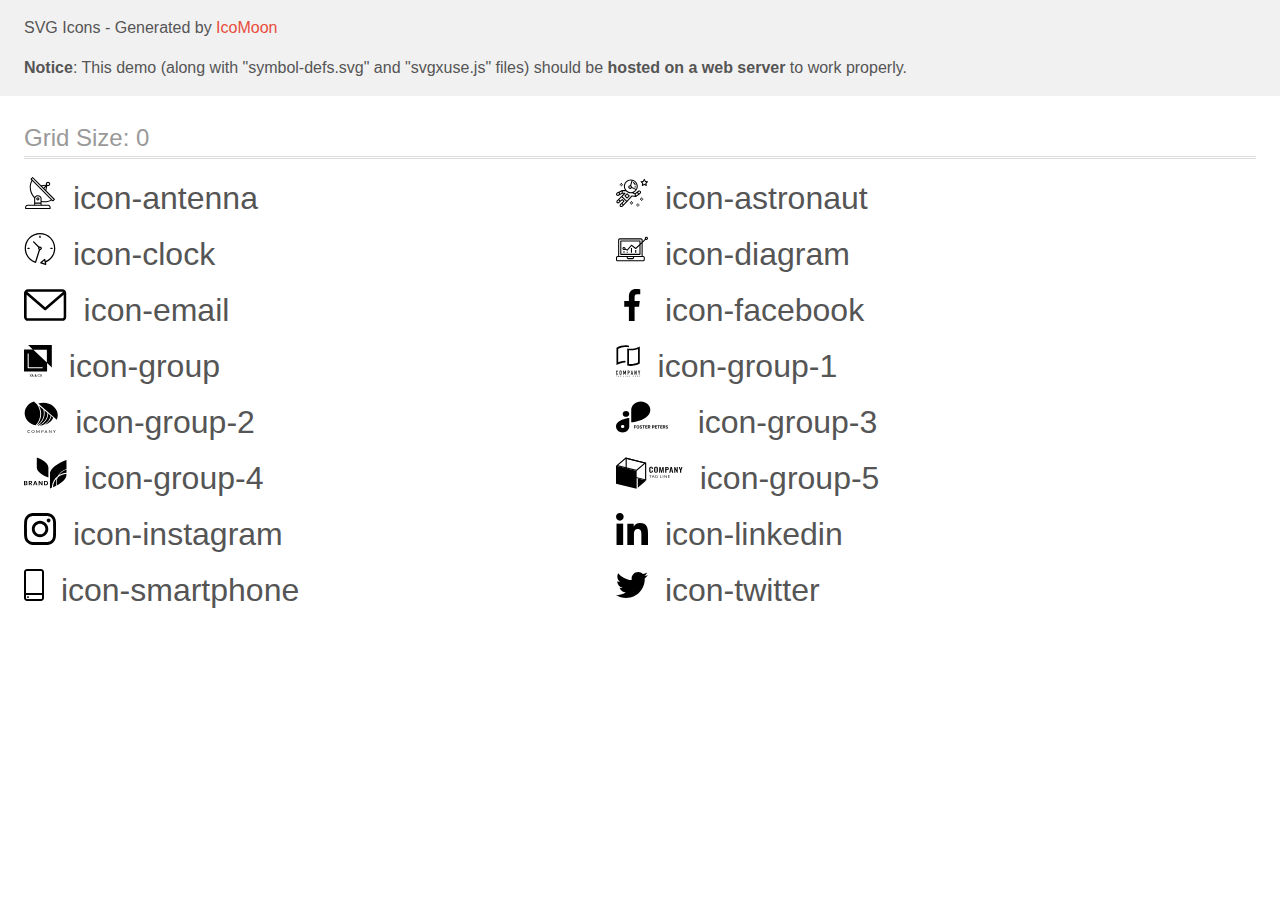
<file: for sprite/icomoon/demo-external-svg.html>
<!doctype html>
<html>
<head>
    <title>IcoMoon - SVG Icons</title>
    <meta charset="utf-8">
    <meta name="viewport" content="width=device-width, initial-scale=1">
    <link rel="stylesheet" href="demo-files/demo.css">
    <link rel="stylesheet" href="style.css">
</head>
<body>
<header class="bgc1 clearfix">
<div class="mhl">
    <p>SVG Icons - Generated by <a href="https://icomoon.io/app">IcoMoon</a></p><p><strong>Notice</strong>: This demo (along with "symbol-defs.svg" and "svgxuse.js" files) should be <b>hosted on a web server</b> to work properly.</p>
</div>
</header>
    <div class="clearfix mhl ptl">
        <h1 class="mvm mtn fgc1">Grid Size: 0</h1>
        <div class="glyph fs1">
            <div class="clearfix pbs">
                <svg class="icon icon-antenna"><use xlink:href="symbol-defs.svg#icon-antenna"></use></svg><span class="name"> icon-antenna</span>
            </div>
        </div>
        <div class="glyph fs1">
            <div class="clearfix pbs">
                <svg class="icon icon-astronaut"><use xlink:href="symbol-defs.svg#icon-astronaut"></use></svg><span class="name"> icon-astronaut</span>
            </div>
        </div>
        <div class="glyph fs1">
            <div class="clearfix pbs">
                <svg class="icon icon-clock"><use xlink:href="symbol-defs.svg#icon-clock"></use></svg><span class="name"> icon-clock</span>
            </div>
        </div>
        <div class="glyph fs1">
            <div class="clearfix pbs">
                <svg class="icon icon-diagram"><use xlink:href="symbol-defs.svg#icon-diagram"></use></svg><span class="name"> icon-diagram</span>
            </div>
        </div>
        <div class="glyph fs1">
            <div class="clearfix pbs">
                <svg class="icon icon-email"><use xlink:href="symbol-defs.svg#icon-email"></use></svg><span class="name"> icon-email</span>
            </div>
        </div>
        <div class="glyph fs1">
            <div class="clearfix pbs">
                <svg class="icon icon-facebook"><use xlink:href="symbol-defs.svg#icon-facebook"></use></svg><span class="name"> icon-facebook</span>
            </div>
        </div>
        <div class="glyph fs1">
            <div class="clearfix pbs">
                <svg class="icon icon-group"><use xlink:href="symbol-defs.svg#icon-group"></use></svg><span class="name"> icon-group</span>
            </div>
        </div>
        <div class="glyph fs1">
            <div class="clearfix pbs">
                <svg class="icon icon-group-1"><use xlink:href="symbol-defs.svg#icon-group-1"></use></svg><span class="name"> icon-group-1</span>
            </div>
        </div>
        <div class="glyph fs1">
            <div class="clearfix pbs">
                <svg class="icon icon-group-2"><use xlink:href="symbol-defs.svg#icon-group-2"></use></svg><span class="name"> icon-group-2</span>
            </div>
        </div>
        <div class="glyph fs1">
            <div class="clearfix pbs">
                <svg class="icon icon-group-3"><use xlink:href="symbol-defs.svg#icon-group-3"></use></svg><span class="name"> icon-group-3</span>
            </div>
        </div>
        <div class="glyph fs1">
            <div class="clearfix pbs">
                <svg class="icon icon-group-4"><use xlink:href="symbol-defs.svg#icon-group-4"></use></svg><span class="name"> icon-group-4</span>
            </div>
        </div>
        <div class="glyph fs1">
            <div class="clearfix pbs">
                <svg class="icon icon-group-5"><use xlink:href="symbol-defs.svg#icon-group-5"></use></svg><span class="name"> icon-group-5</span>
            </div>
        </div>
        <div class="glyph fs1">
            <div class="clearfix pbs">
                <svg class="icon icon-instagram"><use xlink:href="symbol-defs.svg#icon-instagram"></use></svg><span class="name"> icon-instagram</span>
            </div>
        </div>
        <div class="glyph fs1">
            <div class="clearfix pbs">
                <svg class="icon icon-linkedin"><use xlink:href="symbol-defs.svg#icon-linkedin"></use></svg><span class="name"> icon-linkedin</span>
            </div>
        </div>
        <div class="glyph fs1">
            <div class="clearfix pbs">
                <svg class="icon icon-smartphone"><use xlink:href="symbol-defs.svg#icon-smartphone"></use></svg><span class="name"> icon-smartphone</span>
            </div>
        </div>
        <div class="glyph fs1">
            <div class="clearfix pbs">
                <svg class="icon icon-twitter"><use xlink:href="symbol-defs.svg#icon-twitter"></use></svg><span class="name"> icon-twitter</span>
            </div>
        </div>
  </div>
<script defer src="svgxuse.js"></script>
</body>
</html>
</file>
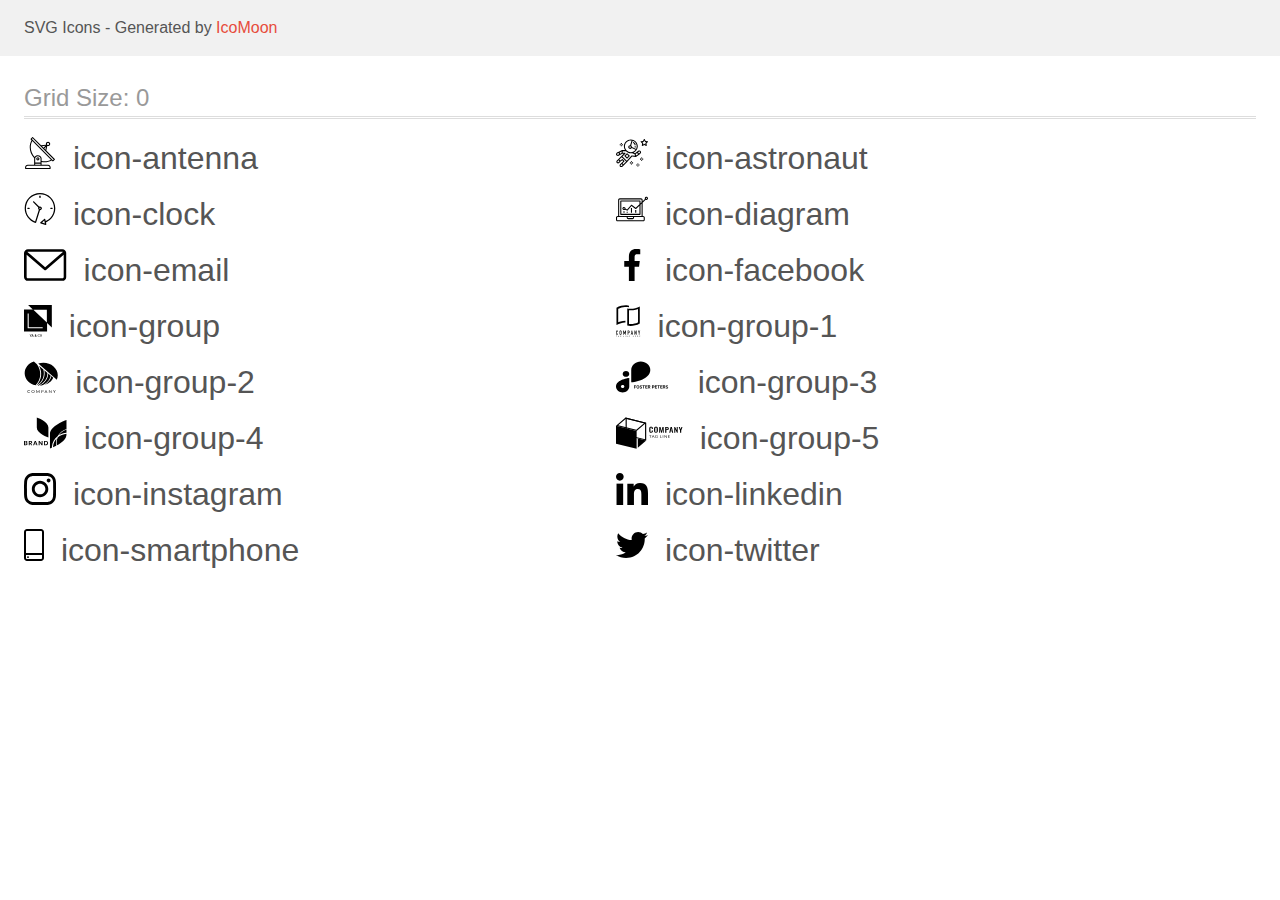
<file: for sprite/icomoon/demo.html>
<!doctype html>
<html>
<head>
    <title>IcoMoon - SVG Icons</title>
    <meta charset="utf-8">
    <meta name="viewport" content="width=device-width, initial-scale=1">
    <link rel="stylesheet" href="demo-files/demo.css">
    <link rel="stylesheet" href="style.css">
</head>
<body>
<svg aria-hidden="true" style="position: absolute; width: 0; height: 0; overflow: hidden;" version="1.1" xmlns="http://www.w3.org/2000/svg" xmlns:xlink="http://www.w3.org/1999/xlink">
<defs>
<symbol id="icon-antenna" viewBox="0 0 32 32">
<path d="M30.773 22.098l-8.443-8.505 0.937-4.615c0.242 0.094 0.499 0.144 0.758 0.146h0.006c1.192 0.014 2.17-0.941 2.184-2.133s-0.941-2.17-2.133-2.184c-1.192-0.014-2.17 0.941-2.184 2.133-0.003 0.255 0.039 0.509 0.125 0.749l-4.96 0.605-8.091-8.133c-0.099-0.101-0.235-0.159-0.377-0.16-0.14 0.001-0.274 0.056-0.373 0.155l-1.513 1.504c-0.208 0.208-0.208 0.546 0 0.754l0.814 0.826c-3.153 5.798-2.129 12.978 2.519 17.663 0.043 0.041 0.092 0.074 0.146 0.098-0.034 0.18-0.051 0.364-0.052 0.547v6.187h-6.4c-1.472 0.002-2.665 1.195-2.667 2.667v1.067c0 0.295 0.239 0.533 0.533 0.533h24.533c0.295 0 0.533-0.239 0.533-0.533v-1.067c-0.002-1.472-1.195-2.665-2.667-2.667h-6.4v-2.742c1.003 0.21 2.024 0.317 3.049 0.32 2.458-0.003 4.877-0.615 7.040-1.783l0.818 0.823c0.099 0.101 0.235 0.159 0.377 0.16 0.14-0.001 0.274-0.056 0.373-0.155l1.513-1.504c0.208-0.208 0.208-0.546 0-0.754zM23.28 6.233c0.418-0.415 1.093-0.414 1.508 0.004s0.414 1.093-0.004 1.508c-0.2 0.199-0.47 0.31-0.752 0.31h-0.003c-0.589-0.003-1.064-0.483-1.061-1.072 0.002-0.282 0.115-0.552 0.314-0.751h-0.002zM22.024 9.738l-0.598 2.946-1.175-1.182 1.774-1.763zM21.419 8.836l-1.92 1.909-1.485-1.493 3.405-0.415zM24.004 28.8c0.884 0 1.6 0.716 1.6 1.6v0.533h-23.467v-0.533c0-0.884 0.716-1.6 1.6-1.6h20.267zM16.537 26.667v1.067h-5.333v-1.067h5.333zM11.204 25.6v-4.053c0-1.294 1.196-2.347 2.667-2.347s2.667 1.053 2.667 2.347v4.053h-5.333zM17.604 23.904v-2.357c0-1.882-1.675-3.413-3.733-3.413-1.331-0.020-2.576 0.657-3.281 1.786-4.058-4.274-4.971-10.645-2.279-15.887l18.602 18.708c-2.872 1.461-6.165 1.873-9.309 1.163zM28.893 23.22l-21.057-21.181 0.755-0.752 7.935 7.98c0.004 0 0.006 0.007 0.010 0.010l13.115 13.191-0.757 0.752z"></path>
<path d="M13.876 20.267h-0.005c-0.884-0.001-1.601 0.714-1.602 1.598s0.714 1.601 1.598 1.602h0.005c0.884 0.001 1.601-0.714 1.602-1.598s-0.714-1.601-1.598-1.602zM14.249 22.245c-0.1 0.1-0.236 0.156-0.378 0.155-0.295-0.002-0.532-0.242-0.531-0.536 0.001-0.141 0.057-0.276 0.157-0.375s0.233-0.154 0.373-0.155c0.295 0.002 0.532 0.241 0.53 0.536-0.001 0.141-0.057 0.276-0.157 0.375h0.005z"></path>
</symbol>
<symbol id="icon-astronaut" viewBox="0 0 32 32">
<path d="M31.974 4.524c-0.063-0.193-0.229-0.333-0.43-0.363l-1.91-0.278-0.855-1.731c-0.179-0.365-0.777-0.365-0.956 0l-0.855 1.731-1.91 0.278c-0.201 0.029-0.367 0.17-0.431 0.363-0.062 0.193-0.011 0.405 0.135 0.547l1.383 1.348-0.326 1.903c-0.034 0.2 0.048 0.402 0.212 0.522 0.166 0.121 0.382 0.135 0.562 0.040l1.709-0.899 1.709 0.899c0.078 0.041 0.164 0.061 0.249 0.061 0.11 0 0.221-0.034 0.314-0.102 0.164-0.119 0.246-0.322 0.212-0.522l-0.326-1.903 1.383-1.348c0.145-0.142 0.197-0.354 0.135-0.547zM29.511 5.851c-0.125 0.122-0.183 0.299-0.153 0.472l0.191 1.114-1-0.526c-0.078-0.041-0.163-0.061-0.249-0.061s-0.17 0.020-0.249 0.061l-1.001 0.526 0.191-1.114c0.030-0.173-0.028-0.349-0.153-0.472l-0.81-0.789 1.119-0.163c0.174-0.025 0.324-0.134 0.402-0.292l0.5-1.013 0.5 1.013c0.078 0.157 0.228 0.267 0.402 0.292l1.119 0.163-0.809 0.789z"></path>
<path d="M26.134 20.522h-1.067v1.067h1.067v-1.067z"></path>
<path d="M26.134 22.656h-1.067v1.067h1.067v-1.067z"></path>
<path d="M27.2 21.589h-1.067v1.067h1.067v-1.067z"></path>
<path d="M25.067 21.589h-1.067v1.067h1.067v-1.067z"></path>
<path d="M22.4 26.389h-1.067v1.067h1.067v-1.067z"></path>
<path d="M22.4 28.522h-1.067v1.067h1.067v-1.067z"></path>
<path d="M23.467 27.456h-1.067v1.067h1.067v-1.067z"></path>
<path d="M21.333 27.456h-1.067v1.067h1.067v-1.067z"></path>
<path d="M16 24.256h-1.067v1.067h1.067v-1.067z"></path>
<path d="M16 26.389h-1.067v1.067h1.067v-1.067z"></path>
<path d="M17.067 25.322h-1.067v1.067h1.067v-1.067z"></path>
<path d="M14.933 25.322h-1.067v1.067h1.067v-1.067z"></path>
<path d="M5.867 6.122h-1.067v1.067h1.067v-1.067z"></path>
<path d="M5.867 8.255h-1.067v1.067h1.067v-1.067z"></path>
<path d="M6.933 7.189h-1.067v1.067h1.067v-1.067z"></path>
<path d="M4.8 7.189h-1.067v1.067h1.067v-1.067z"></path>
<path d="M24.715 14.159c-0.287-0.388-0.709-0.637-1.188-0.705-0.481-0.068-0.956 0.058-1.34 0.352l-1.252 0.96-1.898 1.417-1.358-0.541c2.421-1.086 4.114-3.508 4.114-6.32 0-3.823-3.123-6.933-6.961-6.933s-6.961 3.11-6.961 6.933c0 1.386 0.414 2.674 1.12 3.758l-2.764-0.024c-0.002 0-0.003 0-0.005 0-0.009 0-0.015 0.004-0.023 0.005-0.053 0.002-0.105 0.013-0.155 0.031-0.013 0.005-0.026 0.008-0.038 0.013-0.006 0.003-0.013 0.003-0.019 0.006l-3.233 1.596c-0.001 0-0.001 0-0.001 0.001l-1.893 0.911c-0.021 0.009-0.042 0.021-0.063 0.035-0.755 0.502-1.012 1.489-0.598 2.295 0.22 0.429 0.595 0.745 1.056 0.889 0.178 0.055 0.359 0.083 0.539 0.083 0.29 0 0.577-0.071 0.839-0.211l1.388-0.738 2.264-1.169 1.357-0.008-5.442 5.416c-0.001 0.001-0.001 0.001-0.002 0.001l-1.339 1.333c-0.316 0.315-0.49 0.732-0.49 1.178s0.174 0.863 0.49 1.179c0.325 0.323 0.752 0.485 1.179 0.485s0.854-0.162 1.18-0.485l1.314-1.309 1.741-1.3 0.901 0.897-1.762 1.754c-0 0.001-0.001 0.001-0.002 0.001l-1.339 1.333c-0.316 0.315-0.49 0.732-0.49 1.178s0.174 0.863 0.49 1.179c0.325 0.323 0.753 0.485 1.18 0.485s0.855-0.162 1.18-0.485l3.482-3.467c0.001-0.001 0.001-0.001 0.001-0.002l1.010-1-0.004-0.004c0.006-0.006 0.015-0.009 0.022-0.015l5.166-5.658 3.471 0.494c0.025 0.004 0.050 0.005 0.075 0.005 0.065 0 0.127-0.015 0.187-0.038 0.018-0.006 0.033-0.015 0.050-0.023 0.019-0.010 0.039-0.015 0.058-0.027l3.213-2.133c0.012-0.008 0.018-0.021 0.029-0.029 0.013-0.010 0.029-0.014 0.041-0.026l1.271-1.191c0.662-0.62 0.753-1.635 0.212-2.362zM2.13 17.77c-0.173 0.093-0.37 0.111-0.558 0.052-0.187-0.058-0.338-0.186-0.427-0.358-0.161-0.314-0.068-0.695 0.214-0.902l1.314-0.632 0.449 1.312-0.992 0.528zM5.628 15.942l-1.548 0.8-0.439-1.283 2.027-1.001-0.040 1.484zM20.727 9.322c0 0.918-0.219 1.785-0.599 2.559l-4.181-1.899c-0.044-0.573-0.341-1.075-0.788-1.388l1.464-4.86c2.378 0.756 4.105 2.974 4.105 5.588zM8.938 9.322c0-3.235 2.644-5.867 5.894-5.867 0.253 0 0.5 0.021 0.745 0.052l-1.432 4.754c-0.019-0.001-0.037-0.006-0.057-0.006-1.033 0-1.873 0.837-1.873 1.867s0.84 1.867 1.873 1.867c0.694 0 1.294-0.383 1.618-0.945l3.862 1.755c-1.075 1.446-2.795 2.39-4.737 2.39-3.25 0-5.894-2.632-5.894-5.867zM14.894 10.122c0 0.441-0.362 0.8-0.806 0.8s-0.806-0.359-0.806-0.8c0-0.441 0.362-0.8 0.806-0.8s0.806 0.359 0.806 0.8zM2.465 25.146c-0.236 0.234-0.619 0.234-0.854 0.001-0.114-0.114-0.176-0.263-0.176-0.423s0.062-0.309 0.176-0.421l0.962-0.958 0.851 0.848-0.959 0.955zM5.679 28.88c-0.236 0.234-0.619 0.235-0.855 0.001-0.114-0.114-0.176-0.263-0.176-0.423s0.062-0.309 0.176-0.421l0.963-0.959 0.852 0.848-0.96 0.955zM9.16 25.411c-0.001 0-0.001 0-0.002 0.001l-1.765 1.76-0.852-0.848 1.763-1.755c0 0 0 0 0-0s0.001-0.001 0.002-0.001c0.040-0.040 0.065-0.088 0.090-0.135 0.007-0.014 0.020-0.026 0.026-0.040 0.017-0.041 0.019-0.085 0.026-0.129 0.003-0.025 0.014-0.047 0.014-0.073 0-0.036-0.013-0.070-0.020-0.106-0.006-0.032-0.006-0.065-0.019-0.095-0.020-0.050-0.055-0.094-0.091-0.138-0.010-0.012-0.014-0.027-0.025-0.038 0 0 0 0-0.001 0s-0.001-0.002-0.001-0.002l-1.607-1.6c-0.017-0.017-0.039-0.024-0.058-0.038-0.028-0.022-0.055-0.042-0.087-0.058-0.030-0.015-0.061-0.024-0.093-0.033-0.034-0.010-0.067-0.017-0.103-0.020-0.033-0.002-0.063 0.001-0.095 0.005-0.036 0.004-0.069 0.009-0.104 0.020-0.034 0.011-0.063 0.027-0.094 0.045-0.020 0.011-0.042 0.015-0.061 0.029l-1.773 1.324-0.901-0.897 2.399-2.386 4.361 4.289-0.928 0.919zM15.979 18.394c-0.015-0.002-0.030 0.004-0.045 0.003-0.039-0.002-0.076 0.001-0.115 0.007-0.030 0.005-0.059 0.011-0.088 0.021-0.034 0.012-0.065 0.028-0.097 0.047-0.030 0.018-0.057 0.037-0.083 0.061-0.013 0.011-0.028 0.017-0.040 0.029l-4.698 5.146-4.328-4.257 2.833-2.818c0.209-0.208 0.21-0.546 0.002-0.755-0.105-0.105-0.243-0.157-0.381-0.156v-0.001l-2.219 0.013 0.028-1.607 3.104 0.027c1.265 1.294 3.029 2.101 4.981 2.101 0.437 0 0.864-0.045 1.279-0.123 0.040 0.032 0.079 0.065 0.13 0.085l2.41 0.96 0.331 1.644-3.003-0.427zM20.020 18.572l-0.313-1.558 1.446-1.080 0.947 1.257-2.080 1.381zM23.774 15.741l-0.838 0.785-0.931-1.236 0.831-0.637c0.155-0.119 0.351-0.168 0.543-0.143 0.193 0.027 0.364 0.128 0.48 0.284 0.217 0.292 0.18 0.699-0.085 0.947z"></path>
<path d="M13.602 18.544l-2.143-2.133c-0.207-0.207-0.545-0.207-0.753 0l-2.142 2.133c-0.1 0.101-0.157 0.236-0.157 0.378s0.056 0.278 0.157 0.378l2.142 2.133c0.104 0.103 0.241 0.155 0.377 0.155s0.273-0.052 0.376-0.155l2.143-2.133c0.1-0.1 0.157-0.236 0.157-0.378s-0.057-0.278-0.157-0.378zM11.083 20.303l-1.387-1.381 1.387-1.381 1.387 1.381-1.387 1.381z"></path>
<path d="M17.164 5.071l-0.258 1.036c0.071 0.018 1.738 0.452 1.738 2.149h1.067c-0-2.017-1.666-2.965-2.547-3.185z"></path>
<path d="M19.711 9.322h-1.067v1.067h1.067v-1.067z"></path>
</symbol>
<symbol id="icon-clock" viewBox="0 0 32 32">
<path d="M31.297 15.301c-0.002-8.452-6.855-15.303-15.308-15.301s-15.303 6.855-15.301 15.308c0.001 6.658 4.307 12.551 10.649 14.576 0.061 0.019 0.124 0.029 0.187 0.029 0.121-0 0.239-0.032 0.342-0.094 0.135-0.080 0.236-0.207 0.283-0.356l3.865-12.25c1.057-0.005 1.909-0.866 1.903-1.923s-0.866-1.909-1.923-1.903c-0.284 0.001-0.565 0.067-0.82 0.191l-5.106-5.107c-0.253-0.245-0.657-0.238-0.902 0.016-0.239 0.247-0.239 0.639 0 0.886l5.103 5.109c-0.392 0.799-0.168 1.764 0.536 2.309l-3.683 11.673c-7.278-2.681-11.004-10.754-8.323-18.032s10.754-11.004 18.032-8.323 11.004 10.754 8.323 18.032c-1.31 3.556-4.001 6.431-7.462 7.973l-0.398-1.874c-0.073-0.344-0.411-0.565-0.756-0.492-0.109 0.023-0.209 0.074-0.292 0.148l-3.837 3.426c-0.263 0.234-0.287 0.637-0.052 0.9 0.076 0.085 0.174 0.149 0.283 0.184l4.899 1.563c0.335 0.108 0.694-0.077 0.802-0.412 0.034-0.106 0.040-0.219 0.017-0.328l-0.391-1.839c5.664-2.388 9.342-7.942 9.329-14.089v0zM15.992 14.664c0.352 0 0.638 0.286 0.638 0.638s-0.286 0.638-0.638 0.638c-0.352 0-0.638-0.285-0.638-0.638s0.285-0.638 0.638-0.638zM18.093 29.528l2.184-1.948 0.603 2.84-2.787-0.892z"></path>
<path d="M15.354 3.185v1.275c0 0.352 0.285 0.638 0.638 0.638s0.638-0.285 0.638-0.638v-1.275c0-0.352-0.286-0.638-0.638-0.638s-0.638 0.286-0.638 0.638z"></path>
<path d="M3.876 14.664c-0.352 0-0.638 0.286-0.638 0.638s0.285 0.638 0.638 0.638h1.275c0.352 0 0.638-0.285 0.638-0.638s-0.285-0.638-0.638-0.638h-1.275z"></path>
<path d="M28.108 15.939c0.352 0 0.638-0.285 0.638-0.638s-0.285-0.638-0.638-0.638h-1.275c-0.352 0-0.638 0.286-0.638 0.638s0.286 0.638 0.638 0.638h1.275z"></path>
</symbol>
<symbol id="icon-diagram" viewBox="0 0 32 32">
<path d="M14.926 14.965h1.066v4.798h-1.066v-4.797z"></path>
<path d="M19.19 17.097h1.066v2.665h-1.066v-2.665z"></path>
<path d="M10.661 18.696h1.066v1.066h-1.066v-1.066z"></path>
<path d="M7.463 18.163h1.066v1.599h-1.066v-1.599z"></path>
<path d="M1.599 28.291h25.587c0.883 0 1.599-0.716 1.599-1.599v-2.132c0-0.883-0.716-1.599-1.599-1.599h-0.533v-13.293l3.028-2.868c0.703 0.346 1.553 0.136 2.013-0.499s0.396-1.508-0.152-2.068-1.42-0.644-2.065-0.198c-0.644 0.446-0.873 1.292-0.542 2.002l-2.281 2.163v-1.23c0-0.883-0.716-1.599-1.599-1.599h-21.322c-0.883 0-1.599 0.716-1.599 1.599v15.992h-0.533c-0.883 0-1.599 0.716-1.599 1.599v2.132c0 0.883 0.716 1.599 1.599 1.599zM30.384 4.837c0.294 0 0.533 0.239 0.533 0.533s-0.239 0.533-0.533 0.533c-0.294 0-0.533-0.239-0.533-0.533s0.239-0.533 0.533-0.533zM3.198 6.969c0-0.294 0.239-0.533 0.533-0.533h21.322c0.294 0 0.533 0.239 0.533 0.533v2.239l-1.066 1.013v-2.186c0-0.294-0.239-0.533-0.533-0.533h-19.19c-0.294 0-0.533 0.239-0.533 0.533v13.326c0 0.294 0.239 0.533 0.533 0.533h19.19c0.294 0 0.533-0.239 0.533-0.533v-9.674l1.066-1.010v12.284h-22.388v-15.992zM7.996 13.899c-0.721-0.002-1.354 0.478-1.546 1.174s0.105 1.433 0.725 1.801c0.62 0.368 1.41 0.276 1.928-0.226l1.853 0.93c0.215 0.108 0.476 0.057 0.636-0.123l3.939-4.431 3.872 2.901c0.208 0.156 0.498 0.139 0.686-0.039l3.365-3.188v8.131h-18.124v-12.26h18.124v2.66l-3.771 3.572-3.904-2.927c-0.222-0.166-0.534-0.135-0.718 0.072l-3.993 4.493-1.493-0.746c0.011-0.064 0.018-0.129 0.020-0.193 0-0.883-0.716-1.599-1.599-1.599zM8.529 15.498c0 0.294-0.239 0.533-0.533 0.533s-0.533-0.239-0.533-0.533c0-0.294 0.239-0.533 0.533-0.533s0.533 0.239 0.533 0.533zM11.727 24.027h5.331v0.533c0 0.294-0.239 0.533-0.533 0.533h-4.264c-0.294 0-0.533-0.239-0.533-0.533v-0.533zM1.066 24.56c0-0.294 0.239-0.533 0.533-0.533h9.062v0.533c0 0.883 0.716 1.599 1.599 1.599h4.264c0.883 0 1.599-0.716 1.599-1.599v-0.533h9.062c0.294 0 0.533 0.239 0.533 0.533v2.132c0 0.294-0.239 0.533-0.533 0.533h-25.587c-0.294 0-0.533-0.239-0.533-0.533v-2.132z"></path>
</symbol>
<symbol id="icon-email" viewBox="0 0 43 32">
<path d="M38.667 0h-34.667c-2.206 0-4 1.794-4 4v24c0 2.206 1.794 4 4 4h34.667c2.206 0 4-1.794 4-4v-24c0-2.206-1.794-4-4-4zM38.667 2.667c0.181 0 0.353 0.038 0.511 0.103l-17.844 15.466-17.844-15.466c0.158-0.066 0.33-0.103 0.511-0.103h34.667zM38.667 29.333h-34.667c-0.736 0-1.333-0.598-1.333-1.333v-22.413l17.793 15.421c0.251 0.217 0.563 0.326 0.874 0.326s0.622-0.108 0.874-0.326l17.793-15.421v22.413c0 0.736-0.598 1.333-1.333 1.333z"></path>
</symbol>
<symbol id="icon-facebook" viewBox="0 0 32 32">
<path d="M21.329 5.313h2.921v-5.088c-0.504-0.069-2.237-0.225-4.256-0.225-4.212 0-7.097 2.649-7.097 7.519v4.481h-4.648v5.688h4.648v14.312h5.699v-14.311h4.46l0.708-5.688h-5.169v-3.919c0.001-1.644 0.444-2.769 2.735-2.769z"></path>
</symbol>
<symbol id="icon-group" viewBox="0 0 28 32">
<path d="M4.085 0l4.771 4.517-8.856-0.005v21.915h23.149v-8.379l4.766 4.512v-22.559h-23.83zM22.939 17.517l-13.528-12.807h13.528v12.807zM18.739 23.221h-15.076v-14.739h1.066v13.741h14.010v0.998zM7.223 29.344h0.465l-0.811 1.529v0.891h-0.422v-0.891l-0.813-1.529h0.467l0.557 1.147 0.557-1.147zM7.923 31.764l0.196-0.563h0.938l0.198 0.563h0.439l-0.916-2.42h-0.377l-0.914 2.42h0.437zM8.588 29.858l0.351 1.004h-0.701l0.351-1.004zM10.805 30.804c-0.061 0.093-0.091 0.196-0.091 0.307 0 0.204 0.072 0.37 0.214 0.497 0.144 0.126 0.336 0.189 0.575 0.189s0.445-0.065 0.618-0.194l0.136 0.161h0.469l-0.356-0.421c0.14-0.191 0.209-0.435 0.209-0.733h-0.351c0 0.163-0.034 0.311-0.101 0.444l-0.467-0.552 0.165-0.12c0.116-0.084 0.2-0.168 0.251-0.253 0.051-0.085 0.076-0.178 0.076-0.279 0-0.153-0.056-0.281-0.17-0.384-0.112-0.104-0.256-0.156-0.432-0.156-0.195 0-0.35 0.055-0.465 0.166-0.115 0.11-0.173 0.259-0.173 0.449 0 0.078 0.018 0.158 0.055 0.241 0.038 0.083 0.104 0.184 0.198 0.303-0.18 0.129-0.3 0.24-0.361 0.334zM11.897 31.339c-0.119 0.091-0.246 0.136-0.382 0.136-0.121 0-0.217-0.035-0.289-0.105s-0.108-0.161-0.108-0.273c0-0.13 0.067-0.245 0.2-0.346l0.052-0.037 0.529 0.623zM11.463 30.267c-0.114-0.141-0.171-0.258-0.171-0.351 0-0.081 0.023-0.148 0.070-0.201s0.109-0.080 0.188-0.080c0.073 0 0.133 0.023 0.181 0.068 0.048 0.044 0.072 0.098 0.072 0.161 0 0.095-0.034 0.173-0.103 0.234l-0.052 0.042-0.184 0.126zM15.403 31.581c-0.166 0.144-0.387 0.216-0.663 0.216-0.193 0-0.363-0.045-0.51-0.136-0.146-0.092-0.259-0.222-0.339-0.391s-0.121-0.364-0.125-0.587v-0.226c0-0.228 0.040-0.429 0.121-0.603s0.197-0.308 0.347-0.402c0.152-0.094 0.327-0.141 0.525-0.141 0.267 0 0.482 0.073 0.645 0.218s0.258 0.35 0.284 0.615h-0.419c-0.020-0.174-0.071-0.299-0.153-0.376-0.081-0.078-0.2-0.116-0.357-0.116-0.183 0-0.324 0.067-0.422 0.201-0.098 0.133-0.147 0.329-0.15 0.587v0.214c0 0.262 0.046 0.461 0.14 0.598s0.232 0.206 0.412 0.206c0.165 0 0.289-0.037 0.372-0.111s0.136-0.198 0.158-0.371h0.419c-0.024 0.258-0.12 0.46-0.286 0.605zM17.875 31.242c0.082-0.18 0.123-0.388 0.123-0.625v-0.135c-0.001-0.236-0.043-0.443-0.126-0.62-0.083-0.178-0.201-0.315-0.354-0.409-0.152-0.095-0.326-0.143-0.524-0.143s-0.372 0.048-0.525 0.145c-0.152 0.095-0.27 0.233-0.354 0.414-0.083 0.181-0.125 0.389-0.125 0.625v0.136c0.001 0.232 0.043 0.436 0.126 0.613 0.084 0.177 0.203 0.314 0.356 0.411 0.154 0.095 0.329 0.143 0.525 0.143 0.198 0 0.373-0.048 0.525-0.143 0.153-0.096 0.27-0.234 0.352-0.412zM17.424 29.874c0.102 0.143 0.153 0.349 0.153 0.617v0.126c0 0.273-0.050 0.48-0.151 0.622-0.1 0.142-0.243 0.213-0.429 0.213-0.184 0-0.328-0.073-0.432-0.218-0.103-0.145-0.155-0.351-0.155-0.617v-0.14c0.002-0.26 0.054-0.462 0.156-0.603 0.103-0.143 0.245-0.214 0.427-0.214 0.186 0 0.33 0.072 0.43 0.214z"></path>
</symbol>
<symbol id="icon-group-1" viewBox="0 0 25 32">
<path d="M10.531 1.806c0.142 0 0.294 0.013 0.446 0.026 0.015 0.001 0.030 0.003 0.045 0.004 0.734 0.052 1.463 0.162 2.179 0.329v-1.762c-0.738-0.185-1.491-0.305-2.249-0.358-0.288-0.022-0.595-0.036-0.909-0.044h-0.263c-1.523 0.006-3.039 0.201-4.515 0.582-1.68 0.419-3.293 1.075-4.79 1.948v17.475c1.442-0.783 2.976-1.381 4.566-1.779 1.256-0.32 2.539-0.517 3.833-0.588h0.051c0.216-0.011 0.433-0.017 0.655-0.019v-1.79c-1.681 0.022-3.353 0.244-4.982 0.662-0.602 0.157-1.185 0.325-1.731 0.513l-0.623 0.211v-13.625l0.266-0.128c2.032-0.963 4.229-1.524 6.471-1.651 0.019-0.001 0.037-0.001 0.056 0 0.248-0.013 0.497-0.019 0.741-0.019h0.28c0.129 0.003 0.258 0.006 0.388 0.014h0.084zM13.633 3.607c0.391 0.030 0.796 0.044 1.205 0.044 1.601-0.006 3.195-0.21 4.747-0.609 1.589-0.4 3.123-0.998 4.564-1.781v17.163c-1.498 0.873-3.111 1.529-4.792 1.948-1.475 0.379-2.992 0.574-4.515 0.581-1.154 0.009-2.304-0.126-3.425-0.404v-17.275c0.265 0.061 0.537 0.117 0.814 0.164 0.455 0.077 0.934 0.133 1.401 0.167zM22.367 3.74l-0.623 0.21c-0.573 0.192-1.15 0.365-1.731 0.518-1.691 0.434-3.428 0.657-5.173 0.663-0.406 0-0.78-0.011-1.141-0.034l-0.497-0.033v14.017l0.427 0.038c0.395 0.034 0.803 0.052 1.214 0.052 1.374-0.006 2.743-0.183 4.074-0.527 1.096-0.275 2.162-0.658 3.184-1.144l0.266-0.128v-13.63z"></path>
<path d="M1.684 25.977c-0.090-0.093-0.197-0.166-0.317-0.214s-0.247-0.071-0.376-0.066c-0.137-0.002-0.273 0.024-0.4 0.075-0.117 0.046-0.222 0.116-0.311 0.205s-0.156 0.196-0.201 0.313c-0.049 0.123-0.073 0.254-0.072 0.387v2.335c-0.006 0.165 0.026 0.328 0.092 0.479 0.055 0.12 0.135 0.226 0.233 0.313 0.093 0.079 0.203 0.135 0.321 0.166 0.114 0.032 0.231 0.048 0.349 0.049 0.13 0.001 0.259-0.027 0.377-0.081 0.117-0.051 0.222-0.124 0.311-0.216 0.087-0.091 0.156-0.197 0.204-0.313 0.050-0.118 0.075-0.244 0.075-0.372v-0.261h-0.61v0.208c0.002 0.071-0.010 0.142-0.036 0.208-0.020 0.050-0.050 0.095-0.089 0.131-0.038 0.031-0.081 0.053-0.128 0.067-0.041 0.014-0.084 0.021-0.128 0.022-0.054 0.006-0.11-0.002-0.16-0.024s-0.094-0.057-0.126-0.101c-0.058-0.094-0.086-0.203-0.081-0.313v-2.177c-0.004-0.121 0.022-0.241 0.075-0.349 0.032-0.049 0.077-0.089 0.129-0.114s0.112-0.034 0.17-0.027c0.053-0.002 0.105 0.009 0.152 0.032s0.089 0.057 0.12 0.099c0.068 0.090 0.104 0.2 0.101 0.313v0.202h0.604v-0.238c0.001-0.14-0.024-0.278-0.075-0.408-0.045-0.122-0.114-0.234-0.204-0.329z"></path>
<path d="M5.31 25.95c-0.195-0.164-0.44-0.255-0.694-0.257-0.124 0-0.248 0.023-0.364 0.066-0.119 0.042-0.228 0.107-0.322 0.191-0.101 0.091-0.182 0.202-0.237 0.327-0.061 0.143-0.092 0.297-0.089 0.452v2.239c-0.004 0.158 0.026 0.314 0.089 0.459 0.055 0.12 0.136 0.227 0.237 0.313 0.093 0.087 0.203 0.154 0.322 0.197 0.117 0.043 0.24 0.065 0.364 0.066s0.248-0.023 0.364-0.066c0.121-0.044 0.233-0.111 0.33-0.197 0.097-0.087 0.176-0.194 0.23-0.313 0.063-0.145 0.093-0.301 0.089-0.459v-2.239c0.003-0.155-0.027-0.31-0.089-0.452-0.054-0.123-0.133-0.235-0.23-0.327zM5.025 28.969c0.005 0.060-0.003 0.12-0.024 0.176s-0.054 0.107-0.097 0.148c-0.081 0.068-0.182 0.105-0.287 0.105s-0.207-0.037-0.287-0.105c-0.043-0.041-0.076-0.092-0.097-0.148s-0.029-0.116-0.024-0.176v-2.239c-0.005-0.060 0.003-0.12 0.024-0.176s0.054-0.107 0.097-0.148c0.081-0.068 0.182-0.105 0.287-0.105s0.207 0.037 0.287 0.105c0.043 0.041 0.076 0.092 0.097 0.148s0.029 0.116 0.024 0.176v2.239z"></path>
<path d="M10.072 29.969v-4.239h-0.587l-0.771 2.244h-0.011l-0.777-2.244h-0.581v4.239h0.606v-2.579h0.011l0.593 1.823h0.302l0.598-1.823h0.011v2.579h0.606z"></path>
<path d="M13.513 26.027c-0.093-0.105-0.211-0.184-0.343-0.232-0.142-0.046-0.29-0.068-0.439-0.066h-0.9v4.239h0.604v-1.656h0.311c0.188 0.009 0.376-0.031 0.545-0.116 0.137-0.076 0.252-0.188 0.332-0.324 0.070-0.113 0.117-0.238 0.139-0.369 0.024-0.16 0.035-0.321 0.033-0.482 0.006-0.204-0.014-0.407-0.059-0.606-0.040-0.147-0.117-0.281-0.223-0.39zM13.201 27.319c-0.003 0.077-0.022 0.152-0.056 0.221-0.035 0.065-0.089 0.117-0.156 0.149-0.089 0.040-0.187 0.058-0.285 0.053h-0.275v-1.441h0.311c0.094-0.005 0.187 0.014 0.272 0.053 0.062 0.036 0.112 0.091 0.142 0.157 0.033 0.074 0.051 0.155 0.053 0.236 0 0.089 0 0.183 0 0.282s0.006 0.2 0 0.291h-0.006z"></path>
<path d="M16.374 25.73h-0.495l-0.934 4.239h0.604l0.177-0.911h0.823l0.177 0.911h0.604l-0.957-4.239zM15.817 28.481l0.297-1.537h0.011l0.296 1.537h-0.604z"></path>
<path d="M20.277 28.284h-0.011l-0.912-2.554h-0.581v4.239h0.604v-2.549h0.012l0.923 2.549h0.568v-4.239h-0.604v2.554z"></path>
<path d="M23.968 25.73l-0.486 1.685h-0.012l-0.486-1.685h-0.64l0.83 2.447v1.792h0.604v-1.792l0.83-2.447h-0.64z"></path>
<path d="M0 31.166h0.291v0.817h0.198v-0.817h0.29v-0.167h-0.778v0.167z"></path>
<path d="M2.447 30.998l-0.381 0.984h0.21l0.081-0.224h0.392l0.084 0.224h0.215l-0.391-0.984h-0.21zM2.416 31.593l0.134-0.365 0.134 0.365h-0.268z"></path>
<path d="M4.866 31.62h0.227v0.127c-0.066 0.053-0.149 0.082-0.234 0.083-0.040 0.002-0.079-0.005-0.116-0.021s-0.068-0.041-0.093-0.072c-0.052-0.075-0.078-0.165-0.073-0.257 0-0.219 0.095-0.329 0.283-0.329 0.050-0.005 0.099 0.008 0.14 0.037s0.070 0.071 0.082 0.12l0.195-0.038c-0.042-0.192-0.181-0.289-0.417-0.289-0.127-0.003-0.25 0.042-0.344 0.127-0.050 0.049-0.088 0.108-0.112 0.174s-0.034 0.135-0.029 0.205c-0.006 0.135 0.039 0.267 0.126 0.369 0.048 0.050 0.107 0.088 0.171 0.113s0.134 0.035 0.203 0.031c0.154 0.004 0.304-0.052 0.417-0.157v-0.388h-0.427v0.166z"></path>
<path d="M7.337 30.998h-0.199v0.984h0.69v-0.167h-0.49v-0.817z"></path>
<path d="M9.426 30.998h-0.199v0.984h0.199v-0.984z"></path>
<path d="M11.469 31.656l-0.403-0.657h-0.193v0.984h0.185v-0.643l0.395 0.643h0.198v-0.984h-0.182v0.657z"></path>
<path d="M13.315 31.549h0.49v-0.167h-0.49v-0.216h0.528v-0.167h-0.727v0.984h0.747v-0.167h-0.548v-0.266z"></path>
<path d="M17.792 31.387h-0.388v-0.388h-0.198v0.984h0.198v-0.43h0.388v0.43h0.198v-0.984h-0.198v0.388z"></path>
<path d="M19.649 31.549h0.492v-0.167h-0.492v-0.216h0.529v-0.167h-0.727v0.984h0.746v-0.167h-0.548v-0.266z"></path>
<path d="M22.168 31.549c0.171-0.027 0.258-0.117 0.258-0.274 0.005-0.042-0.001-0.084-0.018-0.123s-0.044-0.072-0.078-0.096c-0.089-0.045-0.189-0.065-0.288-0.058h-0.417v0.984h0.198v-0.412h0.039c0.042-0.003 0.084 0.005 0.123 0.022 0.029 0.018 0.053 0.043 0.070 0.072l0.215 0.313h0.237l-0.12-0.192c-0.053-0.095-0.128-0.176-0.218-0.236zM21.969 31.413h-0.146v-0.247h0.156c0.068-0.005 0.136 0.002 0.201 0.023 0.014 0.013 0.026 0.029 0.033 0.046s0.011 0.037 0.010 0.056c-0.001 0.019-0.006 0.038-0.015 0.055s-0.022 0.032-0.037 0.043c-0.065 0.020-0.133 0.028-0.201 0.023z"></path>
<path d="M24.067 31.549h0.49v-0.167h-0.49v-0.216h0.529v-0.167h-0.729v0.984h0.747v-0.167h-0.548v-0.266z"></path>
</symbol>
<symbol id="icon-group-2" viewBox="0 0 34 32">
<path d="M5.643 31.315c0.012 0 0.024 0.003 0.035 0.007s0.021 0.011 0.029 0.018l0.166 0.159c-0.129 0.129-0.288 0.231-0.467 0.302-0.21 0.076-0.435 0.113-0.663 0.108-0.213 0.004-0.426-0.031-0.623-0.101-0.178-0.065-0.338-0.162-0.469-0.285-0.134-0.128-0.237-0.278-0.303-0.44-0.073-0.182-0.108-0.373-0.106-0.565-0.003-0.193 0.036-0.386 0.114-0.567 0.073-0.164 0.182-0.314 0.322-0.44 0.142-0.124 0.312-0.222 0.499-0.287 0.205-0.069 0.422-0.103 0.642-0.101 0.204-0.004 0.407 0.027 0.596 0.092 0.165 0.062 0.316 0.148 0.447 0.255l-0.139 0.17c-0.010 0.012-0.022 0.022-0.035 0.031-0.016 0.010-0.036 0.014-0.056 0.013-0.022-0.001-0.042-0.008-0.060-0.018l-0.075-0.045-0.104-0.058c-0.045-0.021-0.091-0.040-0.139-0.056-0.062-0.019-0.125-0.034-0.189-0.045-0.082-0.013-0.164-0.019-0.247-0.018-0.158-0.002-0.315 0.024-0.461 0.076-0.136 0.048-0.26 0.121-0.361 0.213-0.104 0.098-0.183 0.214-0.235 0.339-0.058 0.144-0.087 0.295-0.085 0.448-0.002 0.155 0.026 0.309 0.085 0.455 0.051 0.125 0.129 0.239 0.231 0.338 0.095 0.092 0.213 0.163 0.345 0.209 0.136 0.049 0.281 0.073 0.428 0.072 0.085 0.001 0.17-0.004 0.253-0.014 0.137-0.015 0.268-0.056 0.384-0.121 0.058-0.033 0.113-0.071 0.164-0.112 0.021-0.018 0.049-0.028 0.079-0.029z"></path>
<path d="M10.441 30.517c0.003 0.192-0.035 0.382-0.112 0.561-0.068 0.163-0.174 0.311-0.313 0.436s-0.306 0.222-0.491 0.286c-0.407 0.135-0.856 0.135-1.263 0-0.184-0.065-0.35-0.163-0.488-0.287-0.138-0.127-0.246-0.276-0.316-0.44-0.15-0.364-0.15-0.761 0-1.125 0.071-0.164 0.178-0.314 0.316-0.442 0.139-0.12 0.305-0.214 0.488-0.276 0.406-0.137 0.857-0.137 1.263 0 0.185 0.065 0.351 0.163 0.49 0.287 0.137 0.125 0.243 0.273 0.314 0.435 0.077 0.181 0.115 0.372 0.112 0.565zM10.005 30.517c0.003-0.153-0.023-0.306-0.079-0.451-0.047-0.125-0.122-0.239-0.222-0.338-0.097-0.093-0.217-0.166-0.351-0.213-0.296-0.099-0.623-0.099-0.918 0-0.134 0.047-0.254 0.12-0.351 0.213-0.101 0.097-0.178 0.212-0.224 0.338-0.106 0.294-0.106 0.609 0 0.903 0.047 0.125 0.123 0.24 0.224 0.338 0.098 0.092 0.217 0.164 0.351 0.211 0.296 0.096 0.622 0.096 0.918 0 0.134-0.047 0.254-0.119 0.351-0.211 0.1-0.098 0.175-0.213 0.222-0.338 0.056-0.145 0.082-0.298 0.079-0.451z"></path>
<path d="M13.715 30.99l0.044 0.101c0.017-0.036 0.031-0.069 0.048-0.101 0.016-0.034 0.034-0.067 0.054-0.099l1.062-1.677c0.021-0.029 0.039-0.047 0.060-0.052 0.028-0.007 0.058-0.011 0.087-0.009h0.314v2.727h-0.372v-2.005c0-0.025 0-0.054 0-0.085-0.002-0.031-0.002-0.063 0-0.094l-1.068 1.7c-0.014 0.025-0.035 0.047-0.063 0.062s-0.059 0.023-0.091 0.023h-0.060c-0.032 0-0.064-0.007-0.091-0.022s-0.049-0.037-0.062-0.062l-1.099-1.711c0 0.032 0 0.065 0 0.097s0 0.061 0 0.087v2.005h-0.359v-2.722h0.314c0.030-0.002 0.059 0.002 0.087 0.009 0.026 0.011 0.046 0.030 0.058 0.052l1.084 1.678c0.021 0.031 0.039 0.064 0.054 0.097z"></path>
<path d="M17.71 30.855v1.021h-0.415v-2.723h0.926c0.175-0.003 0.349 0.017 0.517 0.059 0.134 0.033 0.259 0.091 0.366 0.17 0.092 0.074 0.163 0.165 0.208 0.267 0.049 0.111 0.073 0.229 0.071 0.348 0.002 0.119-0.024 0.238-0.077 0.348-0.050 0.104-0.127 0.198-0.224 0.273-0.107 0.082-0.232 0.143-0.368 0.18-0.162 0.045-0.331 0.066-0.501 0.063l-0.503-0.007zM17.71 30.562h0.503c0.109 0.001 0.218-0.013 0.322-0.041 0.086-0.025 0.165-0.065 0.233-0.117 0.062-0.050 0.111-0.112 0.141-0.18 0.034-0.073 0.051-0.151 0.050-0.229 0.005-0.076-0.009-0.151-0.042-0.222s-0.082-0.134-0.145-0.186c-0.159-0.108-0.358-0.16-0.559-0.146h-0.503v1.122z"></path>
<path d="M23.294 31.88h-0.328c-0.033 0.001-0.065-0.008-0.091-0.025-0.024-0.017-0.042-0.039-0.054-0.063l-0.282-0.659h-1.419l-0.293 0.659c-0.011 0.024-0.029 0.045-0.052 0.061-0.026 0.018-0.060 0.028-0.093 0.027h-0.328l1.246-2.727h0.432l1.263 2.727zM21.237 30.867h1.172l-0.494-1.11c-0.038-0.084-0.069-0.169-0.093-0.256l-0.048 0.143c-0.014 0.043-0.031 0.083-0.046 0.116l-0.49 1.108z"></path>
<path d="M25.089 29.165c0.025 0.012 0.046 0.029 0.062 0.049l1.818 2.056c0-0.032 0-0.065 0-0.096s0-0.061 0-0.090v-1.931h0.372v2.727h-0.208c-0.030 0.001-0.059-0.005-0.085-0.016-0.026-0.013-0.048-0.030-0.067-0.050l-1.816-2.054c0.002 0.031 0.002 0.063 0 0.094 0 0.031 0 0.058 0 0.083v1.944h-0.372v-2.727h0.22c0.026-0.001 0.051 0.004 0.075 0.013z"></path>
<path d="M30.402 30.795v1.083h-0.415v-1.083l-1.149-1.642h0.372c0.032-0.002 0.064 0.007 0.089 0.023 0.023 0.018 0.042 0.038 0.056 0.061l0.719 1.059c0.029 0.045 0.054 0.087 0.075 0.126s0.037 0.078 0.052 0.116l0.054-0.117c0.020-0.043 0.044-0.084 0.071-0.125l0.708-1.067c0.015-0.021 0.033-0.041 0.054-0.058 0.025-0.019 0.057-0.028 0.089-0.027h0.376l-1.151 1.65z"></path>
<path d="M13.51 24.576c0.181 0.020 0.364 0.036 0.548 0.051 2.803-1.089 5.174-2.873 6.817-5.126s2.485-4.878 2.421-7.546l-3.089-2.684c0.628 2.84 0.334 5.776-0.849 8.479s-3.208 5.067-5.849 6.827z"></path>
<path d="M12.407 24.451l0.083 0.014c2.822-1.754 4.974-4.203 6.176-7.030s1.402-5.904 0.571-8.83l-4.4-3.823c1.78 3.142 2.496 6.659 2.066 10.141s-1.989 6.786-4.496 9.528z"></path>
<path d="M27.328 15.106c-0.747 2.931-2.563 5.574-5.177 7.537-0.763 0.576-1.587 1.090-2.46 1.534 2.128-0.544 4.085-1.504 5.718-2.809s2.9-2.917 3.703-4.714l-1.784-1.549z"></path>
<path d="M26.628 14.674l-2.541-2.207c-0.049 2.517-0.872 4.976-2.385 7.123s-3.66 3.902-6.217 5.084h0.012c0.57-0 1.139-0.030 1.705-0.088 2.39-0.848 4.502-2.196 6.147-3.926s2.771-3.785 3.278-5.985z"></path>
<path d="M12.774 3.17l-3.031-2.637c-2.709 0.91-5.040 2.509-6.686 4.588s-2.531 4.542-2.54 7.066v0c0.010 2.789 1.090 5.495 3.070 7.69s4.745 3.754 7.859 4.43c2.78-2.942 4.407-6.579 4.646-10.38s-0.924-7.569-3.319-10.757z"></path>
<path d="M33.63 14.268c-0.011-3.309-1.529-6.479-4.221-8.818s-6.342-3.658-10.15-3.668c-1.76-0.002-3.504 0.281-5.146 0.832l18.557 16.123c0.635-1.425 0.961-2.94 0.96-4.469z"></path>
</symbol>
<symbol id="icon-group-3" viewBox="0 0 65 32">
<path d="M10.016 9.983h-0.002c-1.827 0-3.308 1.316-3.308 2.94v0.002c0 1.624 1.481 2.94 3.308 2.94h0.002c1.827 0 3.308-1.316 3.308-2.94v-0.002c0-1.624-1.481-2.94-3.308-2.94z"></path>
<path d="M34.434 9.043c-0.005-2.255-1.015-4.417-2.81-6.012s-4.226-2.493-6.764-2.498v0c-2.538 0.004-4.972 0.902-6.767 2.497s-2.806 3.757-2.811 6.013v12.436c0 0 19.149-1.895 19.151-12.434v-0.002z"></path>
<path d="M0 25.562c0.005 1.569 0.708 3.073 1.956 4.183s2.94 1.735 4.706 1.74c1.765-0.005 3.457-0.63 4.705-1.739s1.952-2.613 1.957-4.182v-8.654c0 0-13.325 1.32-13.325 8.652zM6.662 27.112c-0.345 0-0.682-0.091-0.969-0.261s-0.511-0.413-0.643-0.696c-0.132-0.283-0.167-0.595-0.099-0.896s0.233-0.577 0.477-0.794 0.555-0.364 0.893-0.424c0.338-0.060 0.689-0.029 1.008 0.088s0.591 0.316 0.783 0.571c0.192 0.255 0.294 0.555 0.294 0.861 0.001 0.204-0.044 0.406-0.131 0.595s-0.216 0.36-0.378 0.505c-0.162 0.145-0.355 0.259-0.567 0.338s-0.439 0.119-0.669 0.119v-0.006z"></path>
<path d="M20.128 26.258h-1.286v1.328h-0.67v-3.25h2.116v0.542h-1.446v0.839h1.286v0.54zM23.346 26.035c0 0.32-0.057 0.6-0.17 0.842s-0.275 0.427-0.487 0.558c-0.21 0.131-0.451 0.196-0.723 0.196-0.269 0-0.51-0.065-0.721-0.194s-0.375-0.314-0.491-0.554c-0.116-0.241-0.175-0.518-0.176-0.83v-0.161c0-0.32 0.057-0.601 0.172-0.844 0.116-0.244 0.279-0.431 0.489-0.56 0.211-0.131 0.452-0.196 0.723-0.196s0.511 0.065 0.721 0.196c0.211 0.129 0.374 0.316 0.489 0.56 0.116 0.242 0.174 0.523 0.174 0.841v0.145zM22.668 25.888c0-0.341-0.061-0.6-0.183-0.777s-0.296-0.266-0.522-0.266c-0.225 0-0.398 0.088-0.52 0.263-0.122 0.174-0.184 0.43-0.185 0.768v0.158c0 0.332 0.061 0.589 0.183 0.772s0.298 0.275 0.527 0.275c0.225 0 0.397-0.088 0.518-0.263 0.121-0.177 0.182-0.434 0.183-0.772v-0.158zM25.518 26.734c0-0.126-0.045-0.223-0.134-0.29-0.089-0.068-0.25-0.14-0.482-0.214-0.232-0.076-0.416-0.15-0.551-0.223-0.369-0.199-0.554-0.468-0.554-0.806 0-0.176 0.049-0.332 0.147-0.469 0.1-0.138 0.242-0.246 0.426-0.324 0.186-0.077 0.394-0.116 0.625-0.116 0.232 0 0.439 0.042 0.621 0.127 0.181 0.083 0.322 0.202 0.422 0.355 0.101 0.153 0.152 0.327 0.152 0.522h-0.67c0-0.149-0.047-0.264-0.141-0.346-0.094-0.083-0.225-0.125-0.395-0.125-0.164 0-0.291 0.035-0.382 0.105-0.091 0.068-0.136 0.159-0.136 0.272 0 0.106 0.053 0.194 0.158 0.266 0.107 0.071 0.264 0.138 0.471 0.201 0.381 0.115 0.659 0.257 0.833 0.426s0.261 0.381 0.261 0.634c0 0.281-0.106 0.502-0.319 0.663-0.213 0.159-0.499 0.239-0.859 0.239-0.25 0-0.478-0.045-0.683-0.136-0.205-0.092-0.362-0.218-0.471-0.377-0.107-0.159-0.161-0.344-0.161-0.554h0.672c0 0.359 0.214 0.538 0.643 0.538 0.159 0 0.284-0.032 0.373-0.096 0.089-0.065 0.134-0.156 0.134-0.272zM29.092 24.879h-0.996v2.708h-0.67v-2.708h-0.982v-0.542h2.647v0.542zM31.431 26.178h-1.286v0.871h1.509v0.538h-2.179v-3.25h2.174v0.542h-1.504v0.775h1.286v0.525zM33.251 26.396h-0.533v1.19h-0.67v-3.25h1.208c0.384 0 0.68 0.086 0.888 0.257s0.312 0.413 0.312 0.725c0 0.222-0.048 0.407-0.145 0.556-0.095 0.147-0.24 0.265-0.435 0.353l0.703 1.328v0.031h-0.719l-0.609-1.19zM32.717 25.854h0.54c0.168 0 0.298-0.042 0.391-0.127 0.092-0.086 0.138-0.205 0.138-0.355 0-0.153-0.044-0.274-0.132-0.362-0.086-0.088-0.219-0.132-0.4-0.132h-0.538v0.975zM36.775 26.441v1.145h-0.67v-3.25h1.268c0.244 0 0.458 0.045 0.643 0.134 0.186 0.089 0.329 0.216 0.429 0.382 0.1 0.164 0.15 0.35 0.15 0.56 0 0.318-0.109 0.57-0.328 0.754-0.217 0.183-0.519 0.275-0.904 0.275h-0.587zM36.775 25.899h0.598c0.177 0 0.312-0.042 0.404-0.125 0.094-0.083 0.141-0.202 0.141-0.357 0-0.159-0.047-0.288-0.141-0.386s-0.223-0.149-0.388-0.152h-0.614v1.020zM41.012 26.178h-1.286v0.871h1.509v0.538h-2.179v-3.25h2.174v0.542h-1.504v0.775h1.286v0.525zM44.119 24.879h-0.995v2.708h-0.67v-2.708h-0.982v-0.542h2.647v0.542zM46.458 26.178h-1.286v0.871h1.509v0.538h-2.178v-3.25h2.174v0.542h-1.504v0.775h1.286v0.525zM48.277 26.396h-0.533v1.19h-0.67v-3.25h1.208c0.384 0 0.68 0.086 0.888 0.257s0.313 0.413 0.313 0.725c0 0.222-0.048 0.407-0.145 0.556-0.095 0.147-0.24 0.265-0.435 0.353l0.703 1.328v0.031h-0.719l-0.609-1.19zM47.744 25.854h0.54c0.168 0 0.298-0.042 0.391-0.127 0.092-0.086 0.138-0.205 0.138-0.355 0-0.153-0.044-0.274-0.132-0.362-0.086-0.088-0.219-0.132-0.4-0.132h-0.538v0.975zM51.679 26.734c0-0.126-0.045-0.223-0.134-0.29-0.089-0.068-0.25-0.14-0.482-0.214-0.232-0.076-0.416-0.15-0.551-0.223-0.369-0.199-0.554-0.468-0.554-0.806 0-0.176 0.049-0.332 0.147-0.469 0.1-0.138 0.242-0.246 0.426-0.324 0.186-0.077 0.394-0.116 0.625-0.116 0.232 0 0.439 0.042 0.621 0.127 0.182 0.083 0.322 0.202 0.422 0.355 0.101 0.153 0.152 0.327 0.152 0.522h-0.67c0-0.149-0.047-0.264-0.141-0.346-0.094-0.083-0.225-0.125-0.395-0.125-0.164 0-0.291 0.035-0.382 0.105-0.091 0.068-0.136 0.159-0.136 0.272 0 0.106 0.053 0.194 0.158 0.266 0.107 0.071 0.264 0.138 0.471 0.201 0.381 0.115 0.658 0.257 0.833 0.426s0.261 0.381 0.261 0.634c0 0.281-0.106 0.502-0.319 0.663-0.213 0.159-0.499 0.239-0.859 0.239-0.25 0-0.478-0.045-0.683-0.136-0.205-0.092-0.362-0.218-0.471-0.377-0.107-0.159-0.161-0.344-0.161-0.554h0.672c0 0.359 0.214 0.538 0.643 0.538 0.159 0 0.283-0.032 0.373-0.096 0.089-0.065 0.134-0.156 0.134-0.272z"></path>
</symbol>
<symbol id="icon-group-4" viewBox="0 0 43 32">
<path d="M3.239 26.373c0.166 0.188 0.254 0.424 0.25 0.665 0.008 0.158-0.022 0.315-0.089 0.46s-0.169 0.275-0.298 0.38c-0.322 0.223-0.722 0.332-1.125 0.307h-1.977v-4.215h1.937c0.382-0.023 0.761 0.076 1.073 0.28 0.125 0.096 0.224 0.217 0.289 0.354s0.095 0.286 0.086 0.435c0.011 0.233-0.068 0.461-0.225 0.645-0.15 0.168-0.358 0.284-0.589 0.329 0.262 0.044 0.499 0.172 0.668 0.36zM0.92 25.737h0.828c0.188 0.013 0.375-0.037 0.526-0.14 0.062-0.052 0.111-0.116 0.141-0.187s0.043-0.148 0.036-0.225c0.006-0.076-0.007-0.153-0.037-0.224s-0.078-0.135-0.138-0.188c-0.156-0.106-0.349-0.156-0.542-0.142h-0.814v1.106zM2.355 27.353c0.066-0.053 0.119-0.119 0.153-0.193s0.049-0.155 0.043-0.235c0.005-0.081-0.010-0.163-0.045-0.238s-0.088-0.142-0.155-0.195c-0.162-0.11-0.361-0.164-0.562-0.152h-0.868v1.159h0.879c0.198 0.011 0.394-0.041 0.556-0.146z"></path>
<path d="M7.197 28.185l-1.077-1.647h-0.405v1.647h-0.927v-4.215h1.754c0.442-0.028 0.879 0.1 1.221 0.358 0.245 0.229 0.393 0.53 0.417 0.85s-0.078 0.637-0.287 0.894c-0.216 0.227-0.512 0.378-0.837 0.428l1.147 1.684h-1.008zM5.715 25.963h0.758c0.526 0 0.789-0.213 0.789-0.638 0.005-0.087-0.009-0.174-0.042-0.255s-0.085-0.156-0.151-0.218c-0.166-0.127-0.38-0.188-0.596-0.171h-0.767l0.009 1.283z"></path>
<path d="M12.262 27.337h-1.847l-0.326 0.848h-0.972l1.696-4.168h1.050l1.689 4.168h-0.972l-0.319-0.848zM12.015 26.698l-0.675-1.779-0.675 1.779h1.349z"></path>
<path d="M18.602 28.185h-0.92l-2.062-2.867v2.867h-0.918v-4.215h0.918l2.062 2.883v-2.883h0.92v4.215z"></path>
<path d="M23.852 27.176c-0.19 0.318-0.48 0.577-0.832 0.743-0.4 0.185-0.845 0.276-1.293 0.266h-1.637v-4.215h1.637c0.448-0.011 0.891 0.078 1.293 0.259 0.352 0.163 0.642 0.419 0.832 0.735 0.189 0.343 0.288 0.722 0.288 1.106s-0.099 0.763-0.288 1.106zM22.799 27.075c0.263-0.28 0.407-0.637 0.407-1.006s-0.144-0.726-0.407-1.006c-0.317-0.254-0.731-0.382-1.152-0.358h-0.639v2.729h0.639c0.42 0.024 0.834-0.105 1.152-0.358z"></path>
<path d="M12.838 0.522c0 0 11.873 4.104 11.621 10.043v10.045c0 0-11.864-4.106-11.617-10.045l-0.005-10.043z"></path>
<path d="M35.037 18.259c2.242-1.413 4.836-2.288 7.544-2.545v-3.145c-3.12 1.101-5.766 3.097-7.544 5.69z"></path>
<path d="M33.69 19.206c1.835-3.384 5.017-5.995 8.891-7.296v-9.061c0 0-16.909 5.846-16.551 14.304v14.302c0 0 0.753-0.262 1.939-0.752 0-0.457 0-0.918 0.054-1.382 0.35-3.926 2.389-7.565 5.668-10.115z"></path>
<path d="M32.081 24.52c0.089-0.992 0.287-1.973 0.592-2.928-2.042 2.203-3.278 4.936-3.536 7.815-0.025 0.272-0.038 0.544-0.045 0.824 0.96-0.422 2.078-0.949 3.252-1.569-0.3-1.362-0.388-2.756-0.263-4.141z"></path>
<path d="M32.754 24.571c-0.113 1.253-0.042 2.514 0.209 3.75 4.62-2.531 9.811-6.442 9.611-11.168v-0.412c-3.301 0.338-6.389 1.659-8.79 3.76-0.562 1.302-0.909 2.674-1.030 4.069z"></path>
</symbol>
<symbol id="icon-group-5" viewBox="0 0 67 32">
<path d="M33.724 15.224c-0.315-0.419-0.466-0.915-0.43-1.414v-2.050c0-0.628 0.142-1.106 0.428-1.433s0.775-0.489 1.469-0.488c0.652 0 1.115 0.139 1.389 0.417 0.299 0.355 0.444 0.789 0.411 1.226v0.482h-1.167v-0.488c0.004-0.16-0.007-0.319-0.034-0.478-0.017-0.108-0.076-0.208-0.167-0.284-0.12-0.081-0.271-0.121-0.423-0.111-0.16-0.010-0.318 0.031-0.444 0.117-0.102 0.084-0.169 0.193-0.193 0.313-0.033 0.167-0.049 0.337-0.046 0.507v2.488c-0.018 0.24 0.033 0.48 0.15 0.699 0.058 0.074 0.139 0.132 0.233 0.169s0.198 0.050 0.301 0.039c0.149 0.011 0.298-0.030 0.413-0.113 0.095-0.082 0.156-0.188 0.174-0.302 0.027-0.165 0.039-0.332 0.036-0.498v-0.505h1.167v0.461c0.033 0.456-0.109 0.909-0.403 1.289-0.268 0.305-0.725 0.457-1.396 0.457s-1.179-0.163-1.466-0.501z"></path>
<path d="M38.583 15.245c-0.295-0.319-0.442-0.784-0.442-1.4v-2.157c0-0.609 0.147-1.070 0.442-1.383s0.788-0.469 1.478-0.467c0.686 0 1.177 0.156 1.471 0.467 0.295 0.313 0.444 0.774 0.444 1.383v2.157c0 0.609-0.15 1.076-0.449 1.397s-0.788 0.482-1.466 0.482c-0.679 0-1.181-0.163-1.478-0.48zM40.605 14.727c0.106-0.2 0.154-0.419 0.14-0.638v-2.641c0.014-0.215-0.034-0.43-0.138-0.626-0.059-0.075-0.142-0.135-0.238-0.172s-0.203-0.050-0.308-0.037c-0.105-0.013-0.212 0-0.308 0.037s-0.18 0.096-0.24 0.172c-0.106 0.195-0.154 0.41-0.14 0.626v2.653c-0.015 0.219 0.033 0.439 0.14 0.638 0.068 0.067 0.152 0.121 0.246 0.158s0.196 0.056 0.3 0.056c0.103 0 0.206-0.019 0.3-0.056s0.178-0.091 0.246-0.158v-0.012z"></path>
<path d="M43.38 9.901h1.256l0.945 3.979 0.966-3.979h1.222l0.123 5.743h-0.904l-0.097-3.992-0.932 3.992h-0.725l-0.966-4.006-0.089 4.006h-0.913l0.114-5.743z"></path>
<path d="M49.301 9.901h1.957c1.127 0 1.691 0.544 1.691 1.631 0 1.041-0.593 1.561-1.78 1.56h-0.667v2.553h-1.208l0.007-5.743zM50.973 12.356c0.119 0.013 0.24 0.004 0.355-0.028s0.22-0.084 0.309-0.154c0.139-0.194 0.2-0.422 0.174-0.649 0.006-0.175-0.013-0.35-0.058-0.521-0.017-0.057-0.047-0.111-0.089-0.158s-0.093-0.086-0.153-0.116c-0.168-0.069-0.353-0.101-0.539-0.092h-0.469v1.716h0.469z"></path>
<path d="M54.691 9.901h1.297l1.331 5.743h-1.126l-0.263-1.324h-1.157l-0.271 1.324h-1.143l1.331-5.743zM55.8 13.655l-0.452-2.411-0.452 2.411h0.903z"></path>
<path d="M58.395 9.901h0.846l1.619 3.276v-3.276h1.003v5.743h-0.804l-1.628-3.42v3.42h-1.036l0.002-5.743z"></path>
<path d="M64.209 13.455l-1.346-3.546h1.133l0.821 2.277 0.771-2.277h1.109l-1.329 3.546v2.19h-1.16v-2.19z"></path>
<path d="M35.589 18.156v0.3h-0.986v2.334h-0.413v-2.334h-0.99v-0.3h2.389z"></path>
<path d="M38.679 20.79h-0.319c-0.032 0.002-0.064-0.007-0.089-0.025-0.024-0.015-0.043-0.036-0.053-0.060l-0.285-0.626h-1.367l-0.285 0.626c-0.008 0.026-0.023 0.050-0.044 0.071-0.025 0.017-0.057 0.026-0.089 0.025h-0.319l1.208-2.634h0.42l1.222 2.624zM36.679 19.812h1.14l-0.483-1.072c-0.036-0.081-0.066-0.164-0.089-0.248-0.017 0.050-0.031 0.098-0.046 0.14l-0.044 0.11-0.478 1.070z"></path>
<path d="M40.762 20.532c0.076 0.003 0.151 0.003 0.227 0 0.065-0.006 0.13-0.016 0.193-0.031 0.059-0.013 0.117-0.029 0.174-0.048 0.053-0.019 0.106-0.042 0.162-0.065v-0.592h-0.483c-0.012 0.001-0.024-0.001-0.035-0.005s-0.021-0.009-0.030-0.016c-0.008-0.006-0.014-0.013-0.018-0.022s-0.006-0.017-0.006-0.026v-0.202h0.937v1.010c-0.077 0.047-0.157 0.089-0.242 0.125-0.086 0.037-0.176 0.067-0.268 0.090-0.099 0.025-0.2 0.043-0.302 0.054-0.117 0.011-0.235 0.017-0.353 0.017-0.208 0.002-0.415-0.032-0.609-0.098-0.181-0.063-0.345-0.156-0.483-0.275-0.134-0.12-0.24-0.262-0.312-0.417-0.076-0.175-0.114-0.36-0.111-0.547-0.003-0.188 0.034-0.374 0.109-0.551 0.069-0.156 0.176-0.298 0.312-0.417 0.138-0.119 0.302-0.212 0.483-0.273 0.207-0.067 0.426-0.1 0.647-0.098 0.112-0 0.225 0.008 0.336 0.023 0.098 0.014 0.195 0.036 0.288 0.067 0.084 0.027 0.165 0.062 0.242 0.104 0.074 0.041 0.144 0.087 0.21 0.138l-0.116 0.163c-0.009 0.015-0.023 0.027-0.039 0.036s-0.036 0.014-0.055 0.014c-0.027-0.001-0.053-0.008-0.075-0.021-0.036-0.017-0.075-0.038-0.118-0.063-0.051-0.028-0.106-0.052-0.162-0.071-0.072-0.025-0.146-0.044-0.222-0.058-0.101-0.016-0.204-0.024-0.307-0.023-0.159-0.002-0.318 0.023-0.466 0.073-0.134 0.047-0.256 0.118-0.355 0.209-0.1 0.095-0.177 0.206-0.225 0.328-0.108 0.285-0.108 0.593 0 0.878 0.053 0.124 0.135 0.237 0.242 0.332 0.099 0.090 0.219 0.162 0.353 0.209 0.154 0.046 0.316 0.063 0.478 0.052z"></path>
<path d="M44.612 20.49h1.319v0.3h-1.722v-2.634h0.413l-0.010 2.334z"></path>
<path d="M47.304 20.79h-0.413v-2.634h0.413v2.634z"></path>
<path d="M48.84 18.168c0.025 0.012 0.046 0.028 0.063 0.048l1.766 1.986c-0.002-0.031-0.002-0.063 0-0.094 0-0.029 0-0.058 0-0.085v-1.877h0.36v2.645h-0.208c-0.031 0.002-0.062-0.003-0.089-0.015-0.025-0.013-0.047-0.030-0.065-0.050l-1.764-1.984c0 0.031 0 0.061 0 0.090s0 0.056 0 0.081v1.877h-0.345v-2.634h0.215c0.023 0 0.046 0.004 0.068 0.012z"></path>
<path d="M54.070 18.156v0.29h-1.464v0.87h1.186v0.279h-1.186v0.899h1.464v0.29h-1.889v-2.628h1.889z"></path>
<path d="M10.782 1.888l18.343 4.497v15.757l-18.343-4.494v-15.759zM9.605 0.545v17.867l20.694 5.074v-17.865l-20.694-5.076z"></path>
<path d="M20.696 31.781l-20.696-5.079v-17.866l20.696 5.076v17.868z"></path>
<path d="M9.948 1.686l18.104 4.44-7.699 6.649-18.106-4.442 7.702-6.647zM9.605 0.545l-9.605 8.292 20.696 5.076 9.603-8.292-20.694-5.076z"></path>
<path d="M21.861 30.776l8.438-7.287-8.438-2.071v9.358z"></path>
</symbol>
<symbol id="icon-instagram" viewBox="0 0 32 32">
<path d="M31.969 9.408c-0.075-1.7-0.35-2.869-0.744-3.882-0.406-1.075-1.032-2.038-1.851-2.838-0.8-0.813-1.769-1.444-2.832-1.844-1.019-0.394-2.182-0.669-3.882-0.744-1.713-0.081-2.257-0.1-6.601-0.1s-4.888 0.019-6.595 0.094c-1.7 0.075-2.869 0.35-3.882 0.744-1.075 0.406-2.038 1.031-2.838 1.85-0.813 0.8-1.444 1.769-1.844 2.832-0.394 1.019-0.669 2.182-0.744 3.882-0.081 1.713-0.1 2.257-0.1 6.601s0.019 4.888 0.094 6.595c0.075 1.7 0.35 2.869 0.744 3.882 0.406 1.075 1.038 2.038 1.85 2.838 0.8 0.813 1.769 1.444 2.832 1.844 1.019 0.394 2.182 0.669 3.882 0.744 1.706 0.075 2.25 0.094 6.595 0.094s4.888-0.019 6.595-0.094c1.7-0.075 2.869-0.35 3.882-0.744 2.151-0.832 3.851-2.532 4.682-4.682 0.394-1.019 0.669-2.182 0.744-3.882 0.075-1.707 0.094-2.251 0.094-6.595s-0.006-4.888-0.081-6.595zM29.087 22.473c-0.069 1.563-0.331 2.407-0.55 2.969-0.538 1.394-1.644 2.5-3.038 3.038-0.563 0.219-1.413 0.481-2.969 0.55-1.688 0.075-2.194 0.094-6.464 0.094s-4.782-0.019-6.464-0.094c-1.563-0.069-2.407-0.331-2.969-0.55-0.694-0.256-1.325-0.663-1.838-1.194-0.531-0.519-0.938-1.144-1.194-1.838-0.219-0.563-0.481-1.413-0.55-2.969-0.075-1.688-0.094-2.194-0.094-6.464s0.019-4.782 0.094-6.464c0.069-1.563 0.331-2.407 0.55-2.969 0.256-0.694 0.663-1.325 1.2-1.838 0.519-0.531 1.144-0.938 1.838-1.194 0.563-0.219 1.413-0.481 2.969-0.55 1.688-0.075 2.194-0.094 6.464-0.094 4.276 0 4.782 0.019 6.464 0.094 1.563 0.069 2.407 0.331 2.969 0.55 0.694 0.256 1.325 0.662 1.838 1.194 0.531 0.519 0.938 1.144 1.194 1.838 0.219 0.563 0.481 1.413 0.55 2.969 0.075 1.688 0.094 2.194 0.094 6.464s-0.019 4.77-0.094 6.458z"></path>
<path d="M16.059 7.783c-4.538 0-8.22 3.682-8.22 8.22s3.682 8.22 8.22 8.22c4.539 0 8.22-3.682 8.22-8.22s-3.682-8.22-8.22-8.22zM16.059 21.335c-2.944 0-5.332-2.388-5.332-5.332s2.388-5.332 5.332-5.332c2.944 0 5.332 2.388 5.332 5.332s-2.388 5.332-5.332 5.332z"></path>
<path d="M26.524 7.458c0 1.060-0.859 1.919-1.919 1.919s-1.919-0.859-1.919-1.919c0-1.060 0.859-1.919 1.919-1.919s1.919 0.859 1.919 1.919z"></path>
</symbol>
<symbol id="icon-linkedin" viewBox="0 0 32 32">
<path d="M31.992 32v-0.001h0.008v-11.736c0-5.741-1.236-10.164-7.948-10.164-3.227 0-5.392 1.771-6.276 3.449h-0.093v-2.913h-6.364v21.364h6.627v-10.579c0-2.785 0.528-5.479 3.977-5.479 3.399 0 3.449 3.179 3.449 5.657v10.401h6.62z"></path>
<path d="M0.528 10.636h6.635v21.364h-6.635v-21.364z"></path>
<path d="M3.843 0c-2.121 0-3.843 1.721-3.843 3.843s1.721 3.879 3.843 3.879c2.121 0 3.843-1.757 3.843-3.879-0.001-2.121-1.723-3.843-3.843-3.843v0z"></path>
</symbol>
<symbol id="icon-smartphone" viewBox="0 0 20 32">
<path d="M17 0h-14c-1.654 0-3 1.346-3 3v26c0 1.654 1.346 3 3 3h14c1.654 0 3-1.346 3-3v-26c0-1.654-1.346-3-3-3zM3 2h14c0.552 0 1 0.448 1 1v21h-16v-21c0-0.552 0.448-1 1-1zM17 30h-14c-0.552 0-1-0.448-1-1v-3h16v3c0 0.552-0.448 1-1 1z"></path>
<path d="M4.707 27.478c0.391 0.365 0.391 0.956 0 1.321s-1.024 0.365-1.414 0c-0.391-0.365-0.391-0.956 0-1.321s1.024-0.365 1.414 0z"></path>
</symbol>
<symbol id="icon-twitter" viewBox="0 0 32 32">
<path d="M32 6.078c-1.19 0.522-2.458 0.868-3.78 1.036 1.36-0.812 2.398-2.088 2.886-3.626-1.268 0.756-2.668 1.29-4.16 1.588-1.204-1.282-2.92-2.076-4.792-2.076-3.632 0-6.556 2.948-6.556 6.562 0 0.52 0.044 1.020 0.152 1.496-5.454-0.266-10.28-2.88-13.522-6.862-0.566 0.982-0.898 2.106-0.898 3.316 0 2.272 1.17 4.286 2.914 5.452-1.054-0.020-2.088-0.326-2.964-0.808 0 0.020 0 0.046 0 0.072 0 3.188 2.274 5.836 5.256 6.446-0.534 0.146-1.116 0.216-1.72 0.216-0.42 0-0.844-0.024-1.242-0.112 0.85 2.598 3.262 4.508 6.13 4.57-2.232 1.746-5.066 2.798-8.134 2.798-0.538 0-1.054-0.024-1.57-0.090 2.906 1.874 6.35 2.944 10.064 2.944 12.072 0 18.672-10 18.672-18.668 0-0.29-0.010-0.57-0.024-0.848 1.302-0.924 2.396-2.078 3.288-3.406z"></path>
</symbol>
</defs>
</svg>

<header class="bgc1 clearfix">
<div class="mhl">
    <p>SVG Icons - Generated by <a href="https://icomoon.io/app">IcoMoon</a></p>
</div>
</header>
    <div class="clearfix mhl ptl">
        <h1 class="mvm mtn fgc1">Grid Size: 0</h1>
        <div class="glyph fs1">
            <div class="clearfix pbs">
                <svg class="icon icon-antenna"><use xlink:href="#icon-antenna"></use></svg><span class="name"> icon-antenna</span>
            </div>
        </div>
        <div class="glyph fs1">
            <div class="clearfix pbs">
                <svg class="icon icon-astronaut"><use xlink:href="#icon-astronaut"></use></svg><span class="name"> icon-astronaut</span>
            </div>
        </div>
        <div class="glyph fs1">
            <div class="clearfix pbs">
                <svg class="icon icon-clock"><use xlink:href="#icon-clock"></use></svg><span class="name"> icon-clock</span>
            </div>
        </div>
        <div class="glyph fs1">
            <div class="clearfix pbs">
                <svg class="icon icon-diagram"><use xlink:href="#icon-diagram"></use></svg><span class="name"> icon-diagram</span>
            </div>
        </div>
        <div class="glyph fs1">
            <div class="clearfix pbs">
                <svg class="icon icon-email"><use xlink:href="#icon-email"></use></svg><span class="name"> icon-email</span>
            </div>
        </div>
        <div class="glyph fs1">
            <div class="clearfix pbs">
                <svg class="icon icon-facebook"><use xlink:href="#icon-facebook"></use></svg><span class="name"> icon-facebook</span>
            </div>
        </div>
        <div class="glyph fs1">
            <div class="clearfix pbs">
                <svg class="icon icon-group"><use xlink:href="#icon-group"></use></svg><span class="name"> icon-group</span>
            </div>
        </div>
        <div class="glyph fs1">
            <div class="clearfix pbs">
                <svg class="icon icon-group-1"><use xlink:href="#icon-group-1"></use></svg><span class="name"> icon-group-1</span>
            </div>
        </div>
        <div class="glyph fs1">
            <div class="clearfix pbs">
                <svg class="icon icon-group-2"><use xlink:href="#icon-group-2"></use></svg><span class="name"> icon-group-2</span>
            </div>
        </div>
        <div class="glyph fs1">
            <div class="clearfix pbs">
                <svg class="icon icon-group-3"><use xlink:href="#icon-group-3"></use></svg><span class="name"> icon-group-3</span>
            </div>
        </div>
        <div class="glyph fs1">
            <div class="clearfix pbs">
                <svg class="icon icon-group-4"><use xlink:href="#icon-group-4"></use></svg><span class="name"> icon-group-4</span>
            </div>
        </div>
        <div class="glyph fs1">
            <div class="clearfix pbs">
                <svg class="icon icon-group-5"><use xlink:href="#icon-group-5"></use></svg><span class="name"> icon-group-5</span>
            </div>
        </div>
        <div class="glyph fs1">
            <div class="clearfix pbs">
                <svg class="icon icon-instagram"><use xlink:href="#icon-instagram"></use></svg><span class="name"> icon-instagram</span>
            </div>
        </div>
        <div class="glyph fs1">
            <div class="clearfix pbs">
                <svg class="icon icon-linkedin"><use xlink:href="#icon-linkedin"></use></svg><span class="name"> icon-linkedin</span>
            </div>
        </div>
        <div class="glyph fs1">
            <div class="clearfix pbs">
                <svg class="icon icon-smartphone"><use xlink:href="#icon-smartphone"></use></svg><span class="name"> icon-smartphone</span>
            </div>
        </div>
        <div class="glyph fs1">
            <div class="clearfix pbs">
                <svg class="icon icon-twitter"><use xlink:href="#icon-twitter"></use></svg><span class="name"> icon-twitter</span>
            </div>
        </div>
  </div>
<script defer src="svgxuse.js"></script>
</body>
</html>
</file>
<file: for sprite/icomoon/demo-files/demo.css>
body {
  padding: 0;
  margin: 0;
  font-family: sans-serif;
  font-size: 1em;
  line-height: 1.5;
  color: #555;
  background: #fff;
}
h1 {
  font-size: 1.5em;
  font-weight: normal;
  box-shadow: 0 1px #ddd, 0 2px #fff, 0 3px #ddd;
}
small {
  font-size: .66666667em;
}
a {
  color: #e74c3c;
  text-decoration: none;
}
a:hover, a:focus {
  box-shadow: 0 1px #e74c3c;
}
.bshadow0, input {
  box-shadow: inset 0 -2px #e7e7e7;
}
input:hover {
  box-shadow: inset 0 -2px #ccc;
}
input, fieldset {
  font-size: 1em;
  margin: 0;
  padding: 0;
  border: 0;
}
input {
  color: inherit;
  line-height: 1.5;
  height: 1.5em;
  padding: .25em 0;
}
input:focus {
  outline: none;
  box-shadow: inset 0 -2px #449fdb;
}
.glyph {
  font-size: 16px;
  margin-right: 1.5em;
  float: left;
  width: 17em;
}
svg {
  color: #000;
}
.liga {
  width: 80%;
  width: calc(100% - 2.5em);
}
.talign-right {
  text-align: right;
}
.talign-center {
  text-align: center;
}
.bgc1 {
  background: #f1f1f1;
}
.fgc0 {
  color: #000;
}
.fgc1 {
  color: #999;
}
p {
  margin-top: 1em;
  margin-bottom: 1em;
}
.mvm {
  margin-top: .75em;
  margin-bottom: .75em;
}
.mtn {
  margin-top: 0;
}
.mtl, .mal {
  margin-top: 1.5em;
}
.mbl, .mal {
  margin-bottom: 1.5em;
}
.mal, .mhl {
  margin-left: 1.5em;
  margin-right: 1.5em;
}
.mhmm {
  margin-left: 1em;
  margin-right: 1em;
}
.ptl {
  padding-top: 1.5em;
}
.pbs, .pvs {
  padding-bottom: .25em;
}
.pvs, .pts {
  padding-top: .25em;
}
.unit {
  float: left;
}
.unitRight {
  float: right;
}
.size1of2 {
  width: 50%;
}
.size1of1 {
  width: 100%;
}
.clearfix:before, .clearfix:after {
  content: " ";
  display: table;
}
.clearfix:after {
  clear: both;
}
.hidden-true {
  display: none;
}
.textbox0 {
  width: 3em;
  background: #f1f1f1;
  padding: .25em .5em;
  line-height: 1.5;
  height: 1.5em;
}
.fs0 {
  font-size: 16px;
}
.fs1 {
  font-size: 32px;
}
.name {
  margin-left: .25em;
}
</file>
<file: for sprite/icomoon/style.css>
.icon {
  display: inline-block;
  width: 1em;
  height: 1em;
  stroke-width: 0;
  stroke: currentColor;
  fill: currentColor;
}

/* ==========================================
Single-colored icons can be modified like so:
.icon-name {
  font-size: 32px;
  color: red;
}
========================================== */

.icon-email {
  width: 1.3330078125em;
}

.icon-group {
  width: 0.8720703125em;
}

.icon-group-1 {
  width: 0.76953125em;
}

.icon-group-2 {
  width: 1.0712890625em;
}

.icon-group-3 {
  width: 2.0234375em;
}

.icon-group-4 {
  width: 1.3408203125em;
}

.icon-group-5 {
  width: 2.0888671875em;
}

.icon-smartphone {
  width: 0.625em;
}
</file>
<file: css/main.min.css>
:root{--font-family-main: "Roboto", sans-serif;--color-text-main: #757575;--color-bgd-main: #ffffff;--color-logotype: #2196f3;--color-logotipe-accent-footer: #ffffff;--color-menu-link: #212121;--color-menu-link-hover: #2196f3;--color-text-hero: #ffffff;--color-btn-main: #2196f3;--color-btn-main-hover: #188ce8;--color-btn-text-main: #ffffff;--color-bgd-team: #f5f4fa;--color-fill-icon: #afb1b8;--color-bgd-secondary: #2f303a;--color-footer-adress-link: #ffffff;--color-footer-adress-link-hover: #2196f3;--color-footer-contacts-link: rgba(255, 255, 255, 0.6);--text-btn: #212121;--color-btn: #f5f4fa;--text-btn-hover: #ffffff;--color-btn-hover: #2196f3;--cubic-bezier: cubic-bezier(0.4, 0, 0.2, 1);--transition-duration: 250ms;--transition-timing-function: cubic-bezier(0.4, 0, 0.2, 1);--extra-text-color: #212121;--acent-color: rgb(33, 150, 243)}h1,h2,h3,p{margin-top:0;margin-bottom:0}ul,ol{margin-top:0;margin-bottom:0;padding-left:0}img{display:block;max-width:100%;height:auto}button{cursor:pointer}.list{list-style:none}.link{text-decoration:none}.social-media__link{width:44px;height:44px;border-radius:50%}.social-media__link{display:flex;justify-content:center;align-items:center}@media screen and (max-width: 768px){.menu{display:none}.connection{display:none}.page-header{padding-top:10px;padding-bottom:10px}}.page-header__container{display:flex;align-items:center;justify-content:space-between}@media screen and (min-width: 768px){.page-header{border-bottom:1px solid #ececec}.page-nav{display:flex;align-items:center}.page-header__container{display:flex;align-items:center;justify-content:space-between}.menu{display:flex;align-items:center}.menu__item:not(:last-child){margin-right:50px}.menu__link{position:relative;transition:color 250ms var(--cubic-bezier);padding-top:32px;padding-bottom:32px;font-weight:500;font-size:14px;line-height:1.33;letter-spacing:.02em;color:var(--color-menu-link)}.menu__link:hover,.menu__link:focus{color:var(--color-btn-main-hover)}.menu__link.--curent{color:var(--color-btn-main-hover)}.--curent::after{position:absolute;bottom:-3px;display:block;content:"";width:100%;height:4px;border-radius:2px;background-color:var(--color-btn-main-hover)}.connection__icon{margin-right:10px;fill:currentColor}.connection{display:block;margin-left:auto;padding-top:21px;padding-bottom:21px}.connection__item:first-child{margin-bottom:10px}.connection__link{transition:color 250ms var(--cubic-bezier);display:flex;justify-content:flex-start;align-items:center;font-weight:500;font-size:14px;line-height:1.33;letter-spacing:.02em;color:var(--color-text-main)}.connection__link:hover,.connection__link:focus{color:var(--color-menu-link-hover)}}@media screen and (min-width: 1200px){.connection{display:flex;justify-content:center;align-items:center;padding-top:0;padding-bottom:0}.connection__item:first-child{margin-bottom:0px;margin-right:50px}.connection__link{padding-top:32px;padding-bottom:32px}}@media screen and (max-width: 1200px){.footer__logotipe{display:block}}.logotipe{display:block;font-family:"Raleway";font-weight:700;font-size:26px;line-height:1.19;letter-spacing:.03em;color:var(--color-logotype)}.logotipe__accent{color:#212121}.footer__logotipe{font-family:"Raleway";font-weight:700;font-size:26px;line-height:1.19;letter-spacing:.03em;color:var(--color-logotype);text-align:center}.footer__logotipe-accent{color:var(--color-logotipe-accent-footer)}@media screen and (min-width: 768px){.logotipe{margin-right:93px}}body{font-family:var(--font-family-main);color:var(--color-text-main);background-color:var(--color-bgd-main)}.hidden-title{position:absolute;width:1px;height:1px;margin:-1px;border:0;padding:0;white-space:nowrap;clip:rect(0 0 0 0);overflow:hidden}.section{padding-top:60px;padding-bottom:60px}.section--top-zero{display:none;padding-top:0}.container{width:100%;padding:0 15px}@media screen and (min-width: 480px){.container{width:480px;margin-left:auto;margin-right:auto}}@media screen and (min-width: 768px){.container{width:768px}}@media screen and (min-width: 1200px){.section{padding-top:94px;padding-bottom:94px}.section--top-zero{display:block;padding-top:0}.container{width:1200px}.section{padding-top:94px;padding-bottom:94px}}.hero{max-width:1600px;margin-left:auto;margin-right:auto;background-position:center;background-repeat:no-repeat;text-align:center;padding:118px 0;background-image:linear-gradient(rgba(47, 48, 58, 0.4), rgba(47, 48, 58, 0.4)),url(../images/mobile/hero-mobile/hero-mobile.jpg);background-color:#c4c4c4;background-size:cover}.hero__title{font-weight:900;font-size:26px;line-height:1.62;text-align:center;letter-spacing:.06em;text-transform:uppercase;color:var(--color-text-hero);margin-bottom:30px}@media screen and (min-width: 768px){.hero{background-image:linear-gradient(rgba(47, 48, 58, 0.4), rgba(47, 48, 58, 0.4)),url(../images/tablet/hero-tablet/hero-tablet.jpg)}}@media screen and (min-width: 1200px){.hero{background-image:linear-gradient(rgba(47, 48, 58, 0.4), rgba(47, 48, 58, 0.4)),url(../images/desctop/hero-desktop/hero-desktop.jpg);padding:200px 0}.hero__title{font-weight:900;font-size:44px;line-height:1.36}}@media(min-device-pixel-ratio: 2),(min-resolution: 192dpi),(min-resolution: 2dppx){.hero{background-image:linear-gradient(to right, rgba(47, 48, 58, 0.4), rgba(47, 48, 58, 0.4)),url(../images/mobile/hero-mobile/hero-mobile@2x.jpg)}}@media screen and (min-width: 768px)and (min-device-pixel-ratio: 2),screen and (min-width: 768px)and (min-resolution: 192dpi),screen and (min-width: 768px)and (min-resolution: 2dppx){.hero{background-image:linear-gradient(to right, rgba(47, 48, 58, 0.4), rgba(47, 48, 58, 0.4)),url(../images/tablet/hero-tablet/hero-tablet@2x.jpg)}}@media screen and (min-width: 1200px)and (min-device-pixel-ratio: 2),screen and (min-width: 1200px)and (min-resolution: 192dpi),screen and (min-width: 1200px)and (min-resolution: 2dppx){.hero{background-image:linear-gradient(to right, rgba(47, 48, 58, 0.4), rgba(47, 48, 58, 0.4)),url(../images/desctop/hero-desktop/hero-desktop@2x.jpg)}}.button{display:flex;margin-right:auto;margin-left:auto;align-items:center;text-align:center;background:var(--color-btn-main);cursor:pointer;border:rgba(0,0,0,0);border-radius:4px;min-width:140px;padding:10px 32px;transition:background-color 250ms var(--cubic-bezier)}.button:hover,.button:focus{background-color:var(--color-btn-main-hover)}.button__text{font-weight:700;font-size:16px;line-height:1.875;display:flex;align-items:center;text-align:center;letter-spacing:.06em;color:var(--color-btn-text-main)}.button__text:hover,.button__text:focus{color:var(--color-btn-text-main)}.section__title{margin-bottom:30px;font-weight:700;font-size:28px;line-height:1.17;text-align:center;letter-spacing:.03em;color:var(--color-menu-link)}@media screen and (min-width: 1200px){.section__title{margin-bottom:50px;font-size:36px}}.service__list{display:flex;justify-content:space-between}.activity.section{padding-top:0px}.activity{padding-top:0px}.service__item{position:relative;display:flex;justify-content:center;align-items:flex-end;flex-wrap:wrap}.service__header{position:absolute;display:flex;z-index:1;justify-content:center;align-items:center;overflow:hidden;width:100%;height:70px;color:var(--color-bgd-main);background-image:linear-gradient(to right, rgba(47, 48, 58, 0.8), rgba(10, 11, 15, 0.8));font-size:14px;line-height:1.14;letter-spacing:.03em;font-weight:700;text-transform:uppercase;text-align:center}.team__item{width:100%;border-radius:0px 0px 4px 4px;box-shadow:0px 1px 3px rgba(0,0,0,.12),0px 1px 1px rgba(0,0,0,.14),0px 2px 1px rgba(0,0,0,.2);background-color:var(--secondary-text-color);text-align:center}.team__img{width:450px}.team__foot{padding-top:30px;padding-bottom:30px;background-color:var(--color-text-hero)}.team__title{margin-bottom:10px;font-weight:500;font-size:16px;line-height:1.19;text-align:center;letter-spacing:.03em;color:var(--color-menu-link)}.team__description{margin-bottom:16px;color:var(--text-color);font-size:16px;line-height:1.19}@media screen and (max-width: 767px){.team__item:not(:last-child){margin-bottom:30px}}@media screen and (min-width: 768px){.team{display:flex;flex-wrap:wrap;margin:-15px}.team__item{width:354px;margin:15px}}@media screen and (min-width: 1200px){.team{display:flex;flex-wrap:nowrap}.team__item{width:calc((100% - 90px)/3)}.team__img{width:279px;height:260px}}.section__other-background{background-color:var(--color-bgd-team)}.clients__link{display:flex;justify-content:center;align-items:center;transition-property:color,border;transition-duration:var(--transition-duration);transition-timing-function:var(--transition-timing-function);width:210px;height:92px;border:1px solid #afb1b8;border-radius:4px;color:var(--color-fill-icon)}.clients__link:hover,.clients__link:focus{color:var(--acent-color);border:1px solid var(--acent-color)}.clients__icon{fill:currentColor}@media screen and (max-width: 479px){.clients__item:not(:last-child){margin-bottom:30px}.clients__link{margin:0 auto}}@media screen and (min-width: 480px){.clients{display:flex;flex-wrap:wrap;margin:-15px}.clients__item{display:flex;margin:15px}}@media screen and (min-width: 768px){.clients__link{width:226px}}@media screen and (min-width: 1200px){.clients{flex-wrap:nowrap}.clients__link{width:170px}}.footer{background-color:var(--color-bgd-secondary);padding-top:60px;padding-bottom:60px}@media screen and (max-width: 767px){.subscribe-media{margin-top:60px}}.address{margin-top:20px;font-style:normal;line-height:1.71}.address__item:not(:last-child){margin-bottom:8px}.address__link{display:block;transition-property:color;transition-duration:var(--transition-duration);transition-timing-function:var(--transition-timing-function);color:rgba(255,255,255,.6);font-weight:400;font-style:normal;font-size:14px;line-height:2;letter-spacing:.03em;text-align:center}.address__link:hover,.address__link:focus{color:var(--acent-color)}@media screen and (min-width: 1200px){.address__link{text-align:left}}.address__link--white{color:var(--color-bgd-main)}.subscribe-title{display:block;margin-bottom:20px;color:var(--color-bgd-main);font-family:inherit;text-transform:uppercase;text-align:center;font-family:"Roboto";font-weight:700;font-size:14px;line-height:1.14;letter-spacing:var(--letter-spacing-base)}.subscribe-form__input{transition-property:border;transition-duration:var(--transition-duration);transition-timing-function:var(--transition-timing-function);width:100%;padding:15px 15px 15px 15px;margin-bottom:20px;color:var(--color-bgd-main);background-color:rgba(0,0,0,0);border:1px solid rgba(255,255,255,.3);border-radius:4px;box-shadow:0px 4px 4px rgba(0,0,0,.15);outline:none}.subscribe-form__input:hover,.subscribe-form__input:focus{border-color:var(--acent-color)}.subscribe-form__btn{transition-property:background-color;transition-duration:var(--transition-duration);transition-timing-function:var(--transition-timing-function);display:flex;justify-items:center;justify-content:space-between;align-items:center;overflow:hidden;padding:10px 28px 10px 28px;min-width:200px;border-color:rgba(0,0,0,0);border-radius:4px;margin-left:auto;margin-right:auto;color:var(--color-bgd-main);background-color:var(--acent-color);font-family:Roboto,sans-serif;font-size:16px;font-weight:var(--font-weight);line-height:1.88;letter-spacing:var(--letter-spacing);cursor:pointer}.subscribe-form__btn:hover,.subscribe-form__btn:focus{background-color:#188ce8}.subscribe-form__icon{fill:currentColor}@media screen and (min-width: 768px){.footer-flex{display:flex;flex-wrap:wrap;align-items:baseline;justify-content:space-around}.subscribe-form__input{width:450px}}@media screen and (max-width: 1199px){.subscribe-form{margin-top:60px}}@media screen and (min-width: 1200px){.address{margin-bottom:0}.footer-flex{display:flex;justify-content:space-between;align-items:baseline}.address-block{flex-grow:1;margin-right:70px}.subscribe-title{text-align:left}.subscribe-media{margin-bottom:0}.subscribe-form{display:block;width:570px;margin-left:93px}.subscribe-form__block{display:flex}.subscribe-form__input{margin-right:12px;margin-bottom:0}}.filters__btn{padding:6px 22px;font-family:"Roboto",sans-serif;font-weight:500;font-size:16px;line-height:1.62;text-align:center;letter-spacing:.03em;color:var(--text-btn);background-color:var(--color-btn);cursor:pointer;border-radius:4px;border:rgba(0,0,0,0);cursor:pointer;transition:color 250ms var(--cubic-bezier),background-color 250ms var(--cubic-bezier),box-shadow 250ms var(--cubic-bezier)}.filters__btn:hover,.filters__btn:focus{background-color:var(--color-btn-hover);color:var(--text-btn-hover);box-shadow:0px 3px 1px rgba(0,0,0,.1),0px 1px 2px rgba(0,0,0,.08),0px 2px 2px rgba(0,0,0,.12)}.filters{display:flex;margin-bottom:50px;flex-wrap:wrap}.filters__item{margin-right:8px}.filters__item:last-child{margin-right:0px}@media screen and (max-width: 767px){.filters__item:nth-child(-n+3){margin-bottom:15px}.filters{margin-bottom:40px}}@media screen and (min-width: 768px){.filters{justify-content:center;margin-bottom:30px}}@media screen and (min-width: 1200px){.filters{margin-bottom:50px}}@media screen and (max-width: 767px){.drafts__item:not(:last-child){margin-bottom:30px}}@media screen and (min-width: 768px){.drafts{display:flex;flex-wrap:wrap;margin:-15px}.drafts__item{display:flex;width:354px;text-align:left;margin:15px}}@media screen and (min-width: 1200px){.drafts{justify-content:center}.drafts__item{width:370px}}.drafts__picture{width:450px}.portfolio{padding:20px 24px;border:1px solid #eee;border-top:none;flex-grow:1}.portfolio__title{margin-bottom:4px;font-weight:700;font-size:18px;line-height:2;letter-spacing:.06em;color:var(--color-menu-link)}.portfolio__text{font-size:16px;line-height:1.88;letter-spacing:.03em;color:var(--color-text-main)}.overlay{position:absolute;top:0;left:0;width:100%;height:100%;font-weight:400;font-size:18px;line-height:28px;letter-spacing:.03em;color:#fff;padding-top:63px;padding-right:24px;padding-bottom:63px;padding-left:24px;overflow:auto;background-color:rgba(33,150,243,.9);transform:translatey(101%);transition:transform 250ms var(--cubic-bezier)}.drafts__thumb{position:relative;overflow:hidden}.drafts__link{transition-property:box-shadow;transition-duration:250ms;transition-timing-function:var(--cubic-bezier);display:block}.drafts__link:hover,.drafts__link:focus{box-shadow:0px 1px 1px rgba(0,0,0,.12),0px 4px 4px rgba(0,0,0,.06),1px 4px 6px rgba(0,0,0,.16)}.drafts__link:hover .overlay,.drafts__link:focus .overlay{transform:translatey(0)}.backdrop{position:fixed;top:0;left:0;width:100%;height:100%;background-color:rgba(0,0,0,.2);transition-duration:250ms}.modal{position:absolute;left:50%;top:50%;width:92%;background-color:#fff;transform:translate(-50%, -50%);padding:40px;box-shadow:0px 1px 3px rgba(0,0,0,.12),0px 1px 1px rgba(0,0,0,.14),0px 2px 1px rgba(0,0,0,.2);box-shadow:0px 1px 3px rgba(0,0,0,.12),0px 1px 1px rgba(0,0,0,.14),0px 2px 1px rgba(0,0,0,.2);border-radius:4px}@media screen and (min-width: 480px){.modal{width:451px}}@media screen and (min-width: 1200px){.modal{width:528px}}.modal__close-btn{position:absolute;top:8px;right:8px;display:flex;justify-content:center;align-items:center;width:30px;height:30px;border-radius:50%;background-color:rgba(0,0,0,0);border:1px solid #afb1b8;padding:0;color:#000}.modal__close-btn:hover,.modal__close-btn:focus{color:#188ce8}.modal__close-btn-icon{fill:currentColor}.backdrop.is-hidden{opacity:0;visibility:hidden;pointer-events:none}.modal__form{margin-bottom:20px}.modal__title{display:block;font-family:inherit;font-weight:700;font-size:20px;line-height:1.15;letter-spacing:.03em;color:var(--color-menu-link);margin-bottom:12px}.modal__label{color:var(--color-text-main);font-family:inherit;font-size:12px;line-height:1.17;letter-spacing:.01em;text-align:left;margin-bottom:4px}.modal__input{transition-property:border-color;transition-duration:250ms;transition-timing-function:var(--cubic-bezier);min-height:40px;padding-top:12px;padding-right:12px;padding-bottom:12px;padding-left:42px;border:1px solid rgba(33,33,33,.2);border-radius:4px;outline:none}.modal__input:hover,.modal__input:focus{border-color:var(--color-btn-hover)}.modal__item{position:relative;transition-property:color;transition-duration:250ms;transition-timing-function:var(--cubic-bezier);display:flex;flex-direction:column;color:#000}.modal__item:hover,.modal__item:focus-within{color:var(--color-btn-main-hover)}.modal__item:not(:last-child){margin-bottom:10px}.modal__icon{position:absolute;left:12px;bottom:15px;fill:currentColor}.modal__textarea{transition-property:border-color;transition-duration:250ms;transition-timing-function:var(--cubic-bezier);min-height:40px;padding-top:12px;padding-right:12px;padding-bottom:12px;padding-left:12px;border:1px solid rgba(33,33,33,.2);border-radius:4px;outline:none;resize:none}.modal__textarea:hover,.modal__textarea:focus-within{border-color:var(--color-btn-main-hover)}.modal__textarea::placeholder{color:rgba(117,117,117,.5)}.policy{display:flex;margin-bottom:30px}.policy__label{display:flex;width:100%;justify-content:center;align-items:center;font-weight:400;font-size:12px;line-height:1.17;letter-spacing:.03em;color:#757575}.policy__label::before{display:inline-block;content:"";width:16px;height:16px;border-radius:4px;background-image:url(../images/off.svg);background-size:cover;background-repeat:no-repeat;background-position:center;cursor:pointer;outline:none;transition:outline 250ms var(--cubic-bezier)}.policy__checkbox:checked+.policy__label::before{background-image:url(../images/check.svg);background-position:center;background-size:cover;background-repeat:no-repeat}.policy__checkbox:checked+.policy__label::before:hover,.policy__checkbox:checked+.policy__label::before:focus+.policy__label::before{outline:1px solid #2196f3}.policy__link{transition-property:color;transition-duration:250ms;transition-timing-function:var(--cubic-bezier);color:var(--color-menu-link-hover);font-family:inherit;line-height:1.71;letter-spacing:.03em;text-decoration:underline;outline:none}.policy__link:focus{color:#188ce8}@media screen and (max-width: 767px){.menu-btn{display:block;background-color:rgba(0,0,0,0);color:#000;border:none;padding:0;line-height:0;outline:none}.menu-btn:hover,.menu-btn:focus{color:var(--acent-color)}.menu-btn__icon{fill:currentColor}.mobile-menu{position:fixed;top:0;left:0;width:100%;height:100%;background-color:var(--color-bgd-main);overflow:auto;z-index:100;opacity:0;pointer-events:none;transition:opacity 250ms var(--transition-timing-function)}.mobile-menu.is-open{opacity:1;pointer-events:auto}.mobile-menu__container{position:relative;padding-left:40px;padding-top:48px;padding-bottom:48px}.mobile-menu__close-btn{position:absolute;top:15px;right:15px;transition-property:transform;transition-duration:2000ms;transition-timing-function:linear;display:flex;justify-content:center;align-items:center;width:40px;height:40px;background-color:rgba(0,0,0,0);border:1px solid rgba(0,0,0,.1);border-radius:50%;cursor:pointer;color:#000;outline:none}.mobile-menu__close-btn:hover,.mobile-menu__close-btn:focus{color:var(--acent-color)}.mobile-menu__close-icon{fill:currentColor}.mobile-menu__list{margin-bottom:302px}.mobile-menu__item:not(:last-child){margin-bottom:32px}.mobile-menu__link{color:var(--extra-text-color);font-weight:500;font-size:40px;line-height:1.18;letter-spacing:.02em}.mobile-menu__link:hover,.mobile-menu__link:focus{color:var(--acent-color)}.mobile-menu__link--currant{color:var(--acent-color)}.mobile-menu__contact-list{margin-bottom:64px}.mobile-menu__contact-item:not(:last-child){margin-bottom:32px}.mobile-menu__contact-link--accent{color:var(--acent-color);font-weight:500;font-size:34px;line-height:1.18;letter-spacing:.02em}.mobile-menu__contact-link{color:var(--text-color);font-weight:500;font-size:24px;line-height:1.17;letter-spacing:.02em}.mobile-menu__social-media-list{display:flex;justify-content:flex-start;align-items:center}.mobile-menu__socia-media-item:not(:last-child){border-right:1px solid rgba(33,33,33,.2);margin-right:10px}.mobile-menu__social-media-link{color:var(--acent-color);padding-right:10px;font-weight:500;font-size:18px;line-height:1.22;letter-spacing:.02em}}@media screen and (min-width: 768px){.menu-btn{display:none}.mobile-menu{display:none}}.features__icons-box{width:100%;height:120px;display:flex;align-items:center;justify-content:center;margin-bottom:30px;background-color:var(--color-bgd-team)}.features__title{margin-bottom:10px;text-transform:uppercase;text-align:center;font-weight:700;font-size:14px;line-height:1.14;letter-spacing:.03em;color:var(--color-menu-link)}.features__text{margin-top:10px;font-size:14px;line-height:2;letter-spacing:.03em}@media screen and (max-width: 767px){.features__item:not(:last-child){margin-bottom:30px}}@media screen and (min-width: 768px){.features{display:flex;flex-wrap:wrap;justify-content:center;margin:-15px}.features__item{width:354px;margin:15px}.features__icons-box{width:100%}.features__title{text-align:left}}@media screen and (min-width: 1200px){.features{display:flex;flex-wrap:nowrap}.features .features__item{width:270px}}.social-media{display:flex;justify-content:center}.social-media__item:not(:nth-child(4n)){margin-right:10px}.social-media__link{transition-property:background-color;transition-duration:var(--transition-duration);transition-timing-function:var(--transition-timing-function);justify-content:center;align-items:center;color:var(--color-fill-icon);background-color:rgba(255,255,255,.1)}.social-media__link:hover,.social-media__link:focus{background-color:var(--acent-color);color:var(--color-footer-adress-link)}.social-media__icon{fill:currentColor}.social-media__icon-footer{color:#fff}.social-media__link-footer{color:var(--color-footer-adress-link)}.modeling-title{font-weight:700;font-size:24px;line-height:1.25;color:#487996;margin-top:44px;letter-spacing:.06em;text-transform:uppercase}@media screen and (min-width: 768px){.modeling-title{font-size:36px;line-height:1.25;margin-top:41px}}@media screen and (min-width: 1440px){.modeling-title{font-size:48px;line-height:1.25;margin-top:115px}}@media screen and (min-width: 1440px){.modeling{display:flex;max-width:515 px;justify-content:space-between}}.modeling-text{font-weight:300;font-size:16px;line-height:1.28;color:#2b2b2b;max-width:515px;margin-top:16px}@media screen and (min-width: 1440px){.modeling-text{margin-top:24px;font-size:18px}}.modeling-text:not(:last-child){margin-right:72px}.modeling-title-description{font-weight:700;font-size:18px;line-height:1.28;color:#487996;margin-top:40px;letter-spacing:.06em;text-transform:uppercase}@media screen and (min-width: 768px){.modeling-title-description{font-size:24px;line-height:1.25;margin-top:41px}}@media screen and (min-width: 1440px){.modeling-title-description{font-size:36px;line-height:1.25;margin-top:100px}}.metod{position:relative;display:flex;font-weight:300;font-size:18px;line-height:1.28;color:#2b2b2b;margin-top:16px;margin-left:17px}@media screen and (min-width: 1440px){.metod{font-size:18px;line-height:1.25}}.metod:before{content:"";position:absolute;background:url(/images/3d/rectangle.png) no-repeat center;height:100%;width:8px;transform:translatex(-17px)}@media screen and (min-width: 768px){.box-list{display:flex}}.pic{padding-top:80px}@media screen and (max-width: 768px){.pic{display:flex;padding-top:40px}}.models-list{display:flex;flex-wrap:wrap;justify-content:center;gap:16px 16px;margin-top:16px}@media screen and (min-width: 768px){.models-list{margin-bottom:60px}}@media screen and (min-width: 1440px){.models-list{margin-bottom:80px}}.models-picture{display:flex;justify-content:center}@media screen and (max-width: 768px){.models-picture{width:calc(50% - 16px)}}.models-picture-draft{max-width:100%}.modeling-btn{margin-bottom:60px}@media screen and (min-width: 1440px){.modeling-btn{margin-bottom:80px}}/*# sourceMappingURL=main.min.css.map */
</file>
